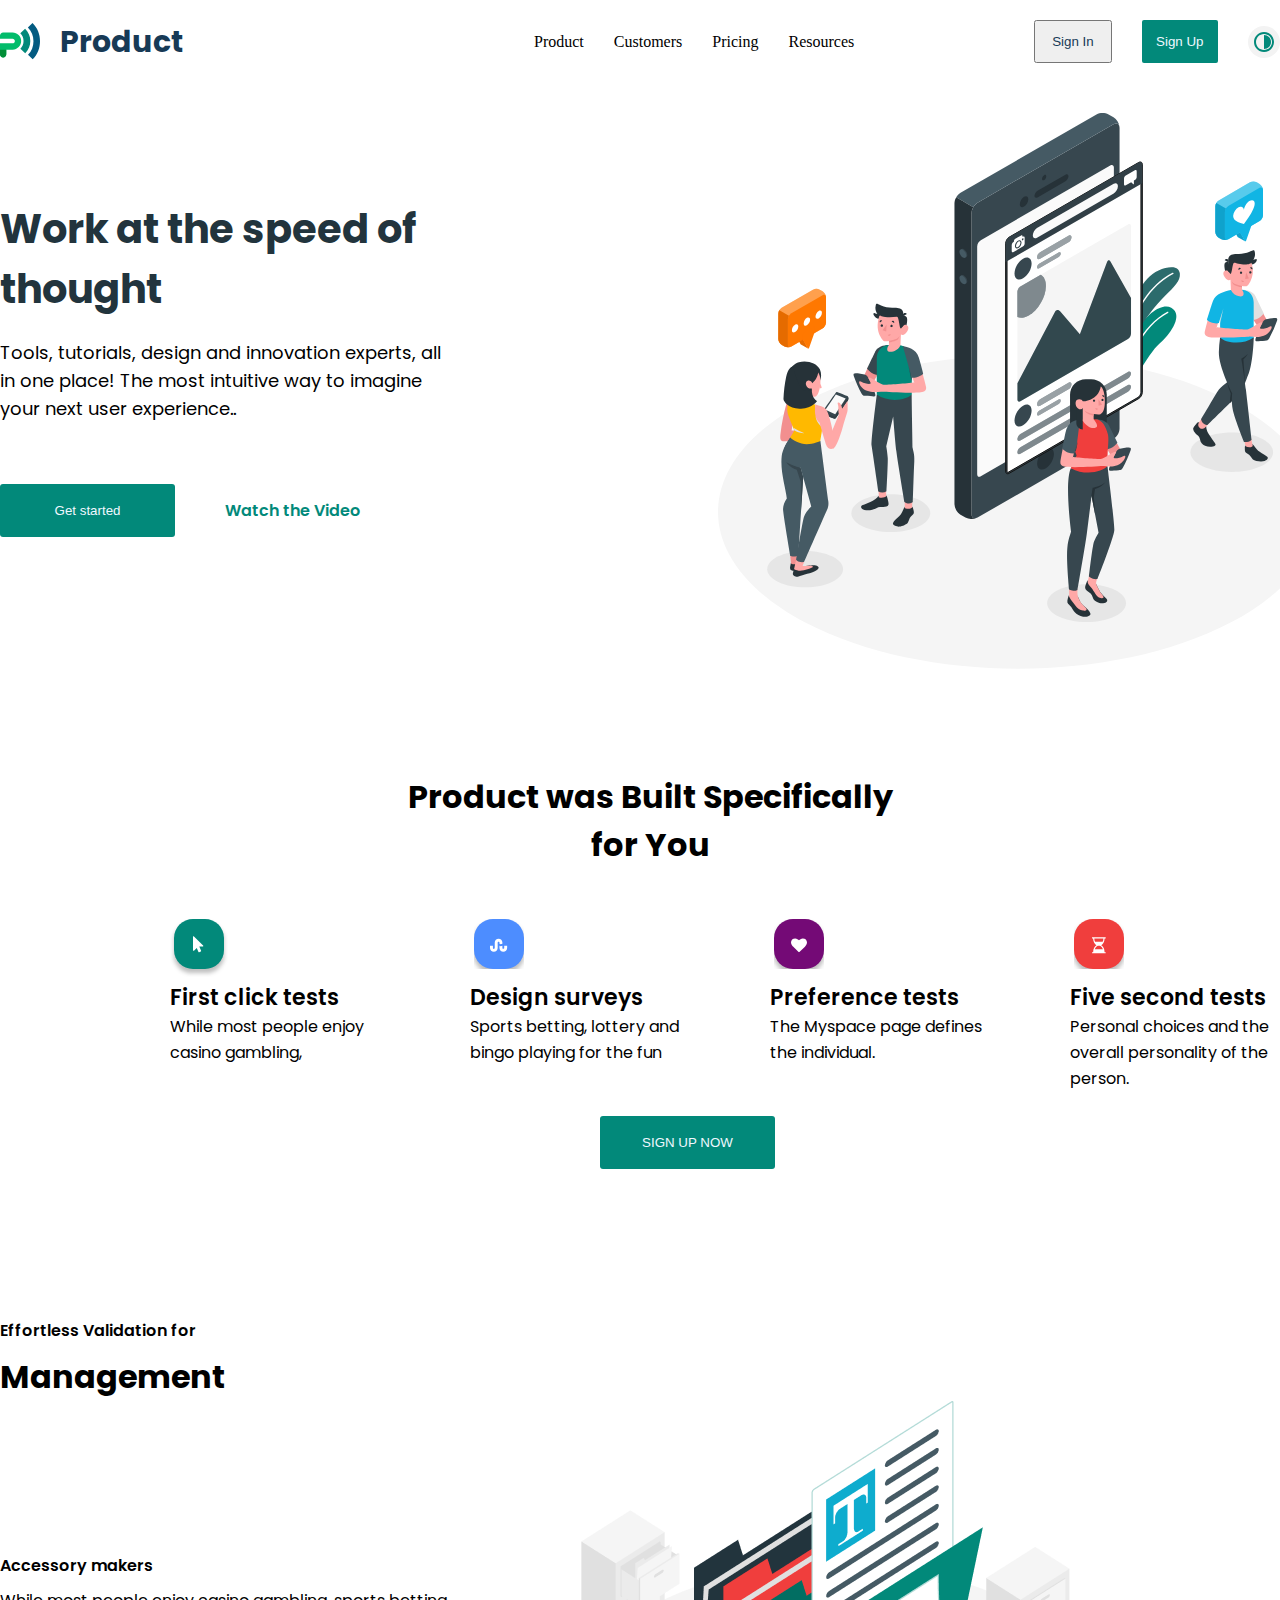
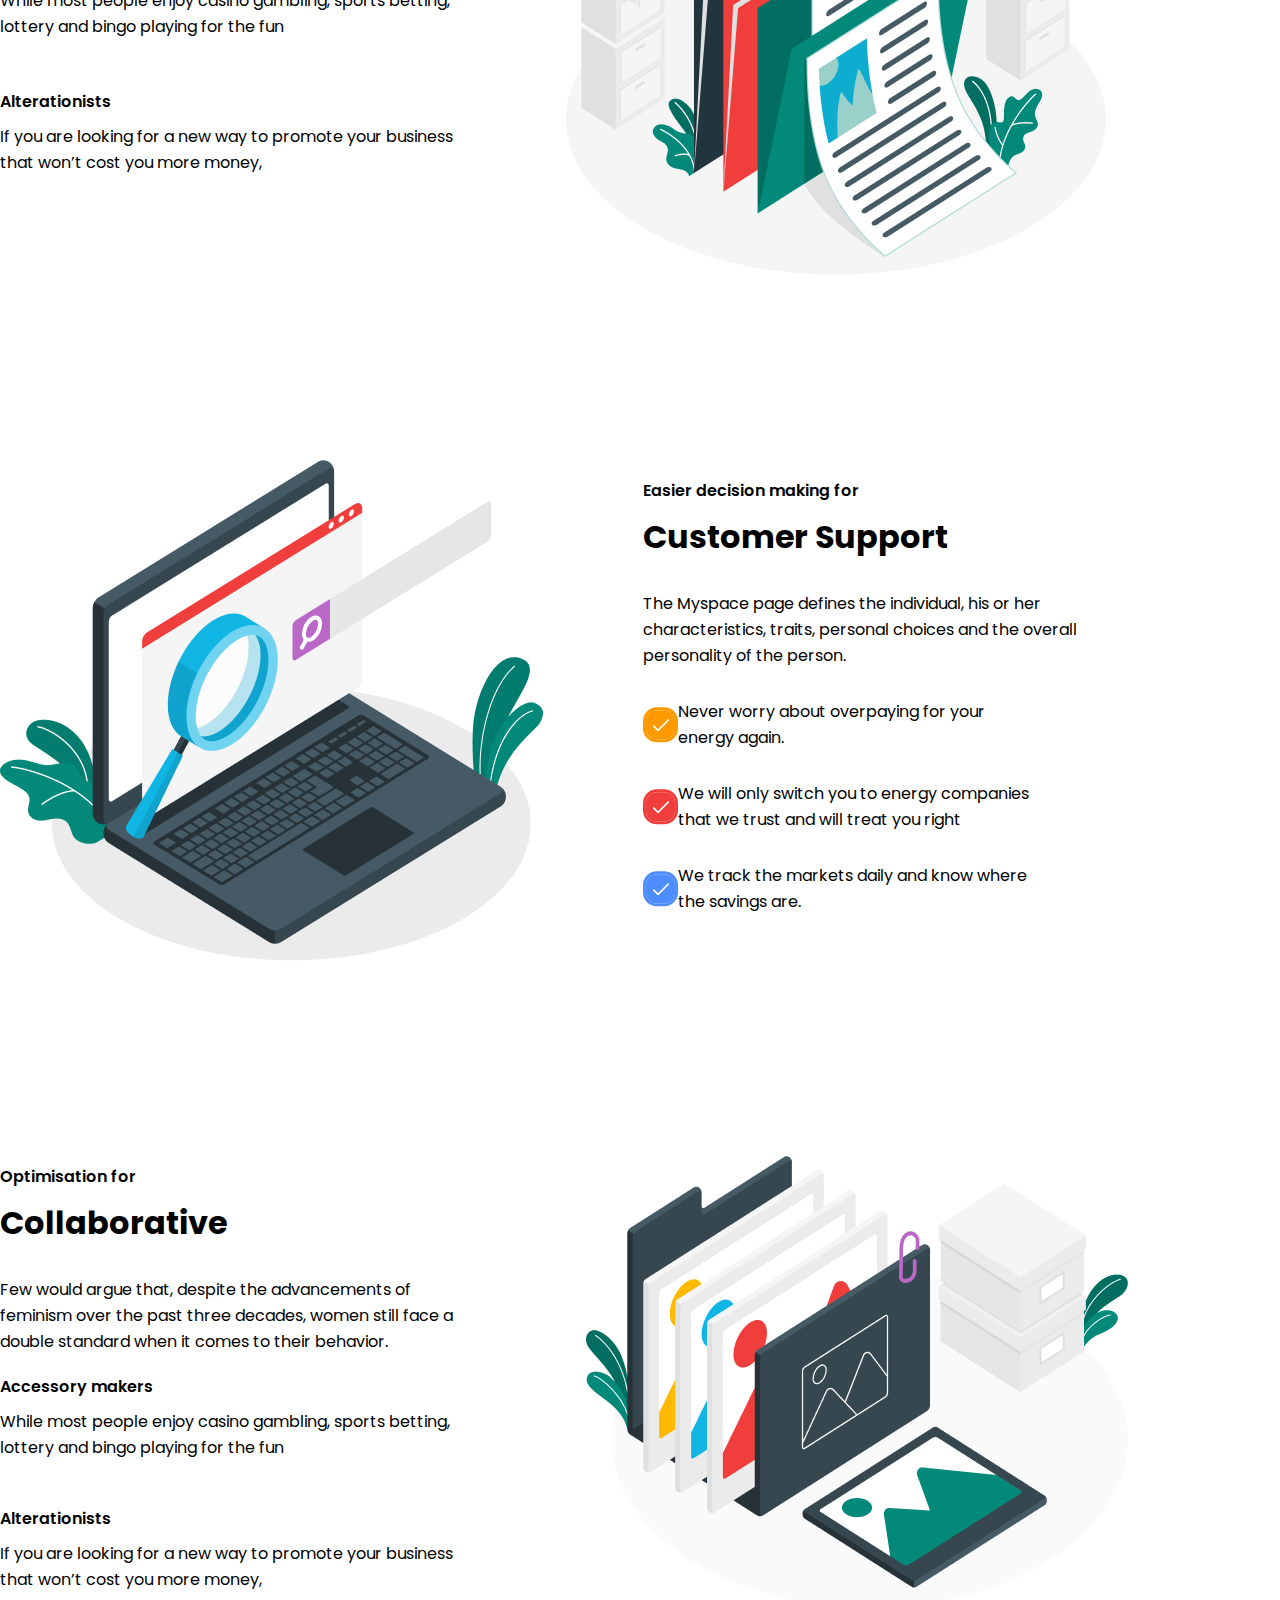
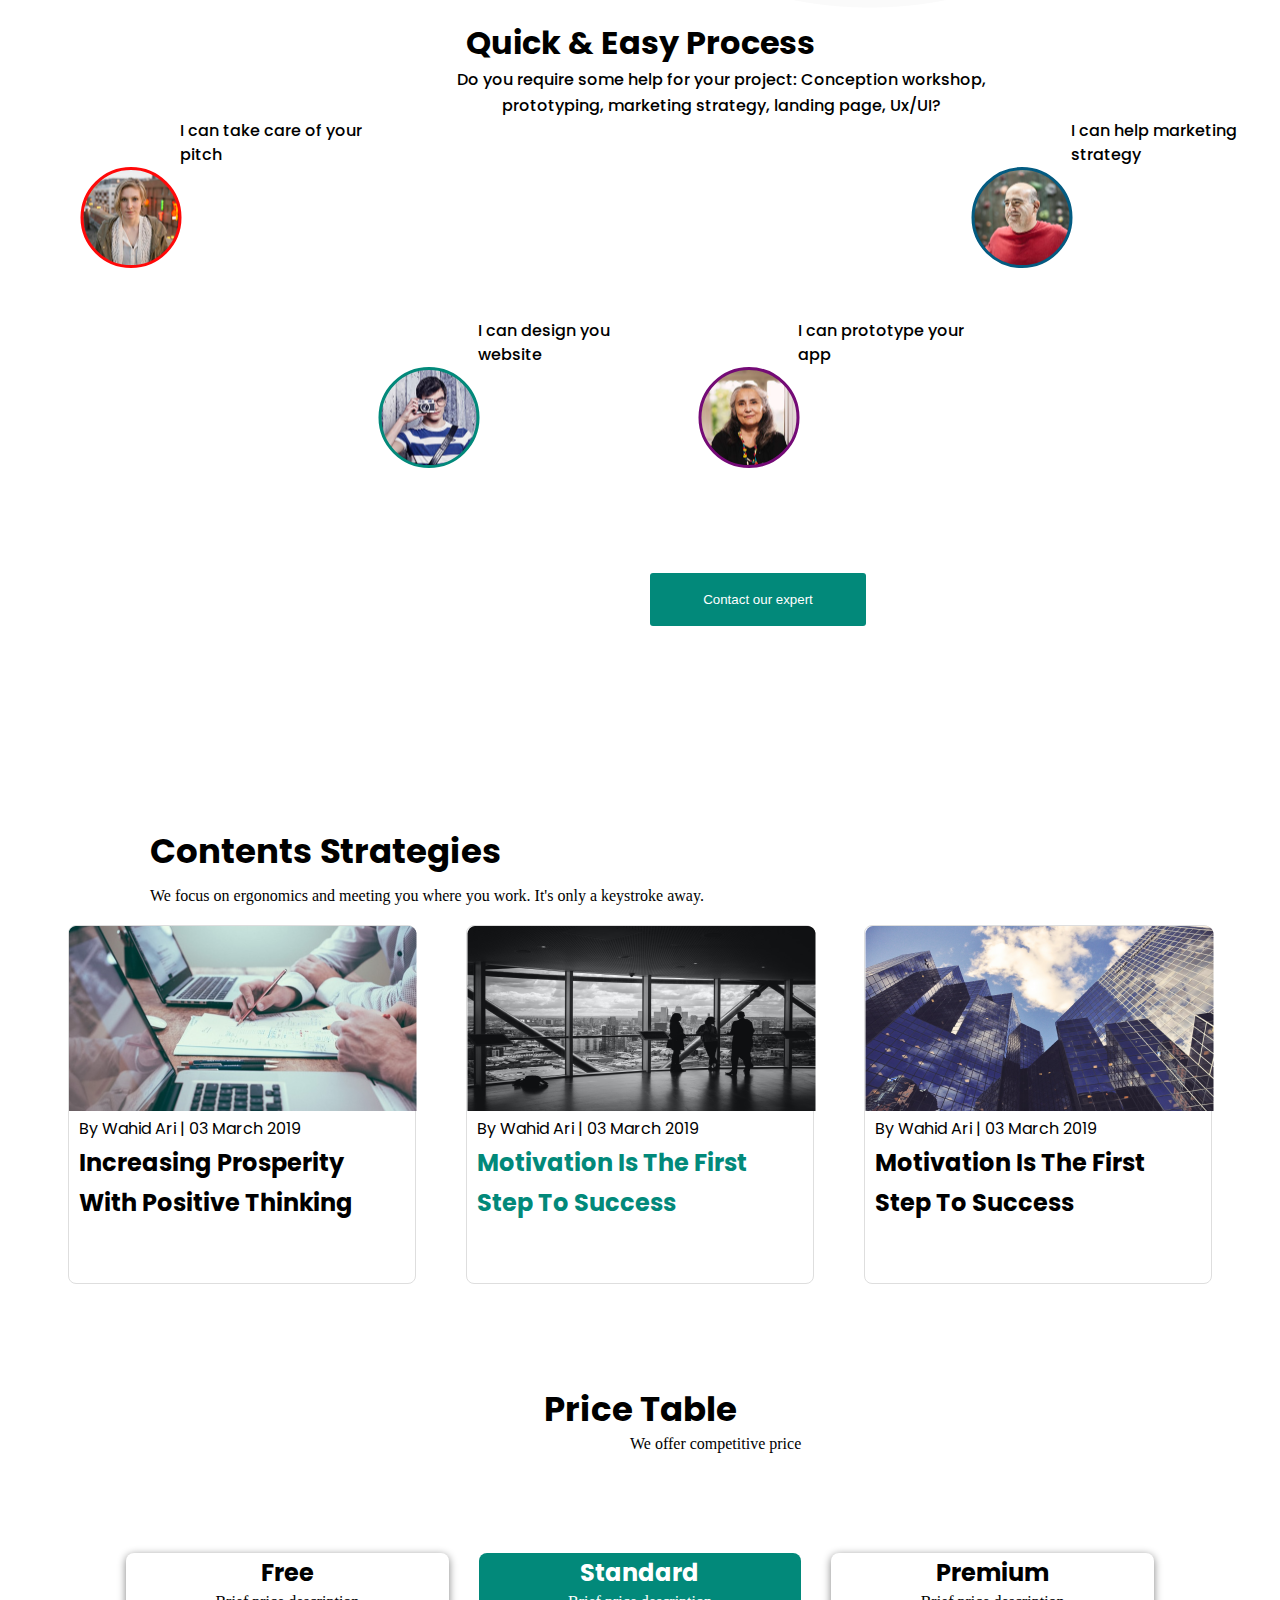
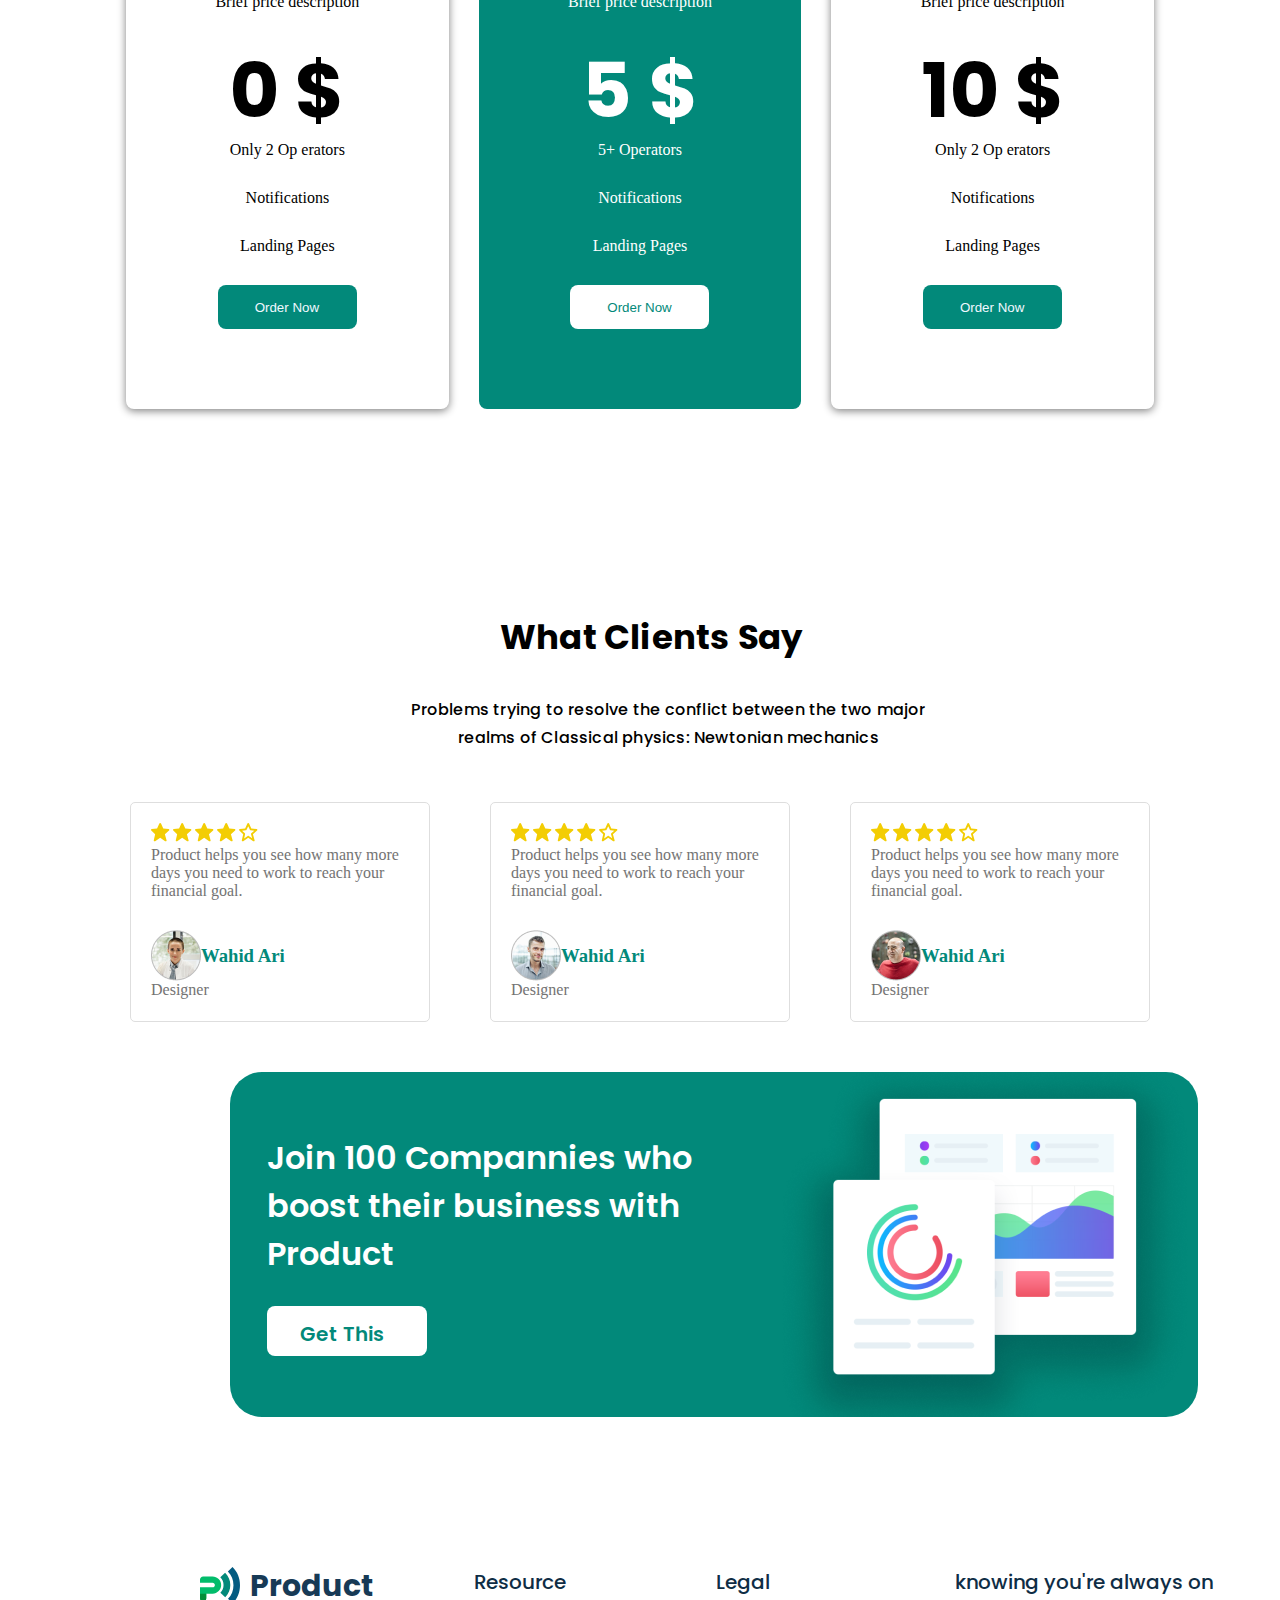
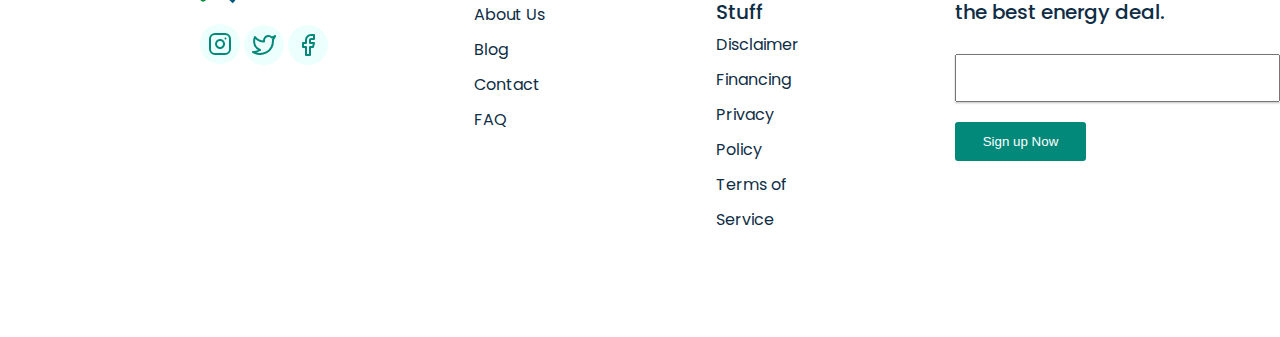
<file: index.html>
<!DOCTYPE html>
<html lang="en">
<head>
    <meta charset="UTF-8">
    <meta name="viewport" content="width=device-width, initial-scale=1.0">
    <title>imtihon</title>
    <link rel="stylesheet" href="./css/main.css">
</head>
<body>
<header>
    <nav>
        <div class="container">
            <div class="navigation-contetn">
                <img class="img" src="./img/svg/Group 190.svg" alt="">
               
                <h2>Product</h2>
                <div class="boxs">
                    <img src="./img/menu.svg" alt="">
                </div>
                <ul class="navigation">
                    <li>
                        <a href="index.html">Product</a>
                    </li>
                    <li>
                        <a href="Customers.html">Customers</a>
                    </li>
                    <li>
                        <a href="Pricing.html">Pricing</a>
                    </li>
                    <li>
                        <a href="Resources.html">Resources</a>
                    </li>

                </ul>
                <button class="btn">Sign In</button>
                <button class="btn1">Sign Up</button>
                <img class="box" src="./img/Frame 49.svg" alt="">
                
            </div>
        </div>
    </nav>
</header> 
<main>
    <section> 
    <div class="container">
        <div class="hero">
            <div class="hero-contetn">
<h2>Work  at the speed
    of thought</h2>
    <p>Tools, tutorials, design and innovation experts, all in one place! The most intuitive way to imagine your next user experience..</p>
    <div class="title">
        <button class="btn5">Get started</button>
        <h4>Watch the Video</h4>
    </div>

            </div>
            <div class="img6">
                <img class=" img1" src="./img/MyProduct (Community) (5)/social-media/amico.svg" alt="">
            </div>
        </div>
    </div>  
    </section>
    <section>
       <div class="container">
        <div class="title5">
            <div class="title1">
             <h2>Product  was Built Specifically 
                for You</h2>

            </div>
           
           <div class="title7">
            <div class="main">
                <img src="./img/svg/icon.svg" alt="">
                <h3>First click tests</h3>
                <p>While most people enjoy casino gambling,</p>
                            </div>
                            <div class="main1">
                <img src="./img/svg/icon (1).svg" alt="">
                <h3>Design surveys</h3>
                <p>Sports betting, lottery and bingo playing for the fun</p>
                            </div>
                            <div class="main2">
                <img src="./img/svg/icon (2).svg" alt="">
                <h3>Preference tests</h3>
                <p>The Myspace page defines the individual.</p>
                            </div>
                            <div class="main3">
                                <img src="./img/svg/icon (3).svg" alt="">
                <h3>Five second tests</h3>
                <p>Personal choices and the overall personality of the person. </p>
                            </div>
                          
           </div>
           <button class="btn7">SIGN UP NOW</button>
        </div>
       </div>
    </section>
<section>
    <div class="container">
        <div class="card">
 
            <div class="card45">
             <div class="card1">
                 <h4>Effortless Validation for</h4>
                 <h2>Management</h2>
                     </div>
                     <div class="card9">
                     <div class="card5">
                 <h4>Accessory makers</h4>
                 <p>While most people enjoy casino gambling, sports betting, lottery and bingo playing for the fun</p>
                 <h4>Alterationists</h4>
                 <p>If you are looking for a new way to promote your business that won’t cost you more money, </p>
                     </div>
            
         
                  <div class="img56">
                     <img class="img7" src="./img/documents/amico.png" alt="">
                  </div>
                 </div>
                 </div>
         </div>
    </div>
</section>
<section>
    <div class="container">
        <div class="boxs56">
   
            <div class="title78">
                <div class="title785">  
              
                    <div class="img015">
                        <img class="img9" src="./img/search-engines/amico.png" alt="">
                        </div>
        
          <div class="boxs4">
            <div class="card78">
                <h4>Easier decision making for</h4>
                <h2>Customer Support</h2>
                <p>The Myspace page defines the individual, his or her characteristics, traits, personal choices and the overall personality of the person. </p>
                    </div>
                   
                      
                    <div class="card21">
                       <div class="box78">
                        <img src="./img/svg/Group 13 (3).svg" alt="">
                        <p>Never worry about overpaying for your energy again. </p>
                       </div>
                      <div class="box78">
                        <img src="./img/svg/icon (4).svg" alt="">
                        <p>We will only switch you to energy companies that we trust and will treat you right</p>
                      </div>
                      <div class="box78">
                        <img src="./img/svg/Group 13 Copy.svg" alt="">
                        <p>We track the markets daily and know where the savings are.</p>
                      </div>
                    </div>
          </div>
        </div>
               </div>
        </div>
    </div>
</section>
<section>
    <div class="container">
        <div class="title123">
            <div class="box7895">
              <div class="card456">
               <div class="hero5">
                <h4>Optimisation for</h4>
                <h2>Collaborative</h2>
                <p>Few would argue that, despite the advancements of feminism over the past three decades, women still face a double standard when it comes to their behavior. </p>
                <h4>Accessory makers</h4>
                <p>While most people enjoy casino gambling, sports betting, lottery and bingo playing for the fun</p>
                <h4>Alterationists</h4>
                <p>If you are looking for a new way to promote your business that won’t cost you more money, </p>
               </div>
            <img class="img10" src="./img/MyProduct (Community) (9)/image-folder/amico.png" alt="">
              </div>
            </div>
            </div>
    </div>
</section>
<section>
    <div class="container">
        <div class="boxs123">
            <div class="boxs2">
                <div class="boxs8">
                    <h2>Quick & Easy Process</h2>
                    <p>Do you require some help for your project: Conception workshop,
                        prototyping, marketing strategy, landing page, Ux/UI?</p>
                </div>
              <div class="name9">
                <div class="name1">
                    <h4>I can take care of your pitch</h4>
                    <img  src="./img/svg/Avator.svg" alt="">
            
            
                </div>
               <div class="name0">
                <div class="name2">
                    <h4>I can design you website</h4>
            <img class="img15" src="./img/svg/Avator (1).svg" alt="">
            
                </div>
                <div class="name3">
                    <h4>I can prototype your app</h4>
                    <img src="./img/svg/Avator (3).svg" alt="">
            
            
                </div>
               </div>
                <div class="name4">
                    <h4>I can help marketing strategy</h4>
                    <img class="img15" src="./img/svg/Avator (2).svg" alt="">
                   
            
                </div>
              </div>
            </div>
            <button class="btn12">Contact our expert</button>
            </div>
    </div>
</section>
<section>
    <div class="container">
        <div class="Contents">
            <div class="box15">
        <h2>Contents Strategies</h2>
        <p>We focus on ergonomics and meeting you where you work. It's only a keystroke away. </p>
            </div>
            <div class="text">
                
                <div class="name5">
                    <img src="./img/image.png" alt="">
                    <p>By Wahid Ari |  03 March 2019</p>
                    <h3>Increasing Prosperity With Positive Thinking</h3>
                    
                        </div>
                        <div class="name6">
                    <img src="./img/image (1).png" alt="">
                    <p>By Wahid Ari |  03 March 2019</p>
                    <h3>Motivation Is The First Step To Success</h3>
                        </div>
                        <div class="name7">
                           <img src="./img/image (2).png" alt="">
                            <p>By Wahid Ari |  03 March 2019</p>
                            <h3>Motivation Is The First Step To Success</h3>
                                </div>
            </div>
        </div>
    </div>
</section>
<section>
    <div class="container">
        <div class="Price">
            <div class="Price1">
            <h2>Price Table</h2>
            <p>We offer competitive price</p>
            </div>
            <div class="gat">
                <div class="Free">
                    <h3>Free</h3>
                    <p>Brief price description</p>
                <h4> 0 $</h4>
                <p>Only 2 Op erators</p>
                <p>Notifications</p>
                <p>Landing Pages</p>
                <button class="btn2">Order Now</button>
                </div>
                <div class="Standard">
                <h3>Standard</h3>
                <p>Brief price description</p>
                <h4>5 $</h4>
                <p>5+ Operators</p>
                <p>Notifications</p>
                <p>Landing Pages</p>
                <button class="btn3">Order Now</button>
                </div>
                <div class="Premium">
                    <h3>Premium</h3>
                    <p>Brief price description</p>
                <h4> 10 $</h4>
                <p>Only 2 Op erators</p>
                <p>Notifications</p>
                <p>Landing Pages</p>
                <button class="btn2">Order Now</button>
                </div>
            </div>
            </div>
    </div>
</section>
<section>
    <div class="container">
        <div class="contact">
            <div class="contact1">
            <h2>What Clients Say</h2>
            <p>Problems trying to resolve the conflict between 
                the two major realms of Classical physics: Newtonian mechanics </p>
            </div>
            <div class="contact5">
                <div class="contact2">
                    <img src="./img/svg/Group 204.svg" alt="">
                    <p>Product helps you see how many 
                        more days you need to work to 
                        reach your financial goal.</p>
                        
                       <div class="box0">
                        <img class="img0" src="./img/Ellipse 2.png" alt="">
                        <h3>Wahid Ari</h3>
                       </div>
                       <p>Designer</p>
                    </div>
                    <div class="contact3">
                        <img src="./img/svg/Group 204.svg" alt="">
                        <p>Product helps you see how many 
                            more days you need to work to 
                            reach your financial goal.</p>
                          <div class="box0">
                            <img  class="img0" src="./img/Ellipse 2 (1).png" alt="">
                            <h3>Wahid Ari</h3>
                           
                          
                          </div>
                          <p>Designer</p>
                        </div>
                        <div class="contact4">
                            <img src="./img/svg/Group 204.svg" alt="">
                            <p>Product helps you see how many 
                                more days you need to work to 
                                reach your financial goal.</p>
                               <div class="box0">
                                <img  class="img0"  src="./img/Ellipse 2 (2).png" alt="">
                                <h3>Wahid Ari</h3>
                               
                        
                               </div>
                               <p>Designer</p>
            </div>
                    </div>
            </div>
    </div>
</section>
<section>
    <div class="container">
        <div class="contatn">
  
  
            <div class="contatn1">
                <div class="contatn8">
                    <h2>Join 100 Compannies who boost their business with Product</h2>
                    <button class="btn15">Get This</button>
                </div>
                <img src="./img/Frame 18 (1).png" alt="">
            </div>
            
            
            
            </div>
                
    </div>
</section>
   
</main>  
<footer>
    <div class="container">

    
    <div class="footer">
     
       <div class="footer4">
        <div class="footer6">
            <img class="img" src="./img/svg/Group 190.svg" alt="">
            <h2>Product</h2>
    </div>
               
       
        <img src="./img/svg/Group 1340.svg" alt="">
        <img src="./img/svg/Group 1341.svg" alt="">
        <img src="./img/svg/Group 1342.svg" alt="">
       </div>
        <div class="footer9">
        <div class="footer1">
            
            <ul class="footer2">
                <h3>Resource</h3>
<li>
    <a href="">About Us</a>
</li>
<li>
    <a href="">Blog</a>
</li>
<li>
    <a href="">Contact</a>
</li>
<li>
    <a href="">FAQ</a>
</li>
            </ul>
           
            <ul  class="footer7">
                <h3>Legal Stuff</h3>
                <li>
                    <a href="">Disclaimer</a>
                </li>
                <li>
                    <a href="">Financing</a>
                </li>
                <li>
                    <a href="">Privacy Policy</a>
                </li>
                <li>
                    <a href="">Terms of Service</a>
                </li>
              
            </ul>
           <div class="contact8">
            <h3>knowing you're always on the best energy deal. </h3>
            <form action="">
           
                <div class="form">
                    <input class="input" id="" placeholder="" type="text">
                </div>
         
           
            </form>
            <button class="btn9">Sign up Now</button>
           </div>
        
       </div>
        </div>
    </div>
</div>
</footer> 
</body>
</html>
</file>
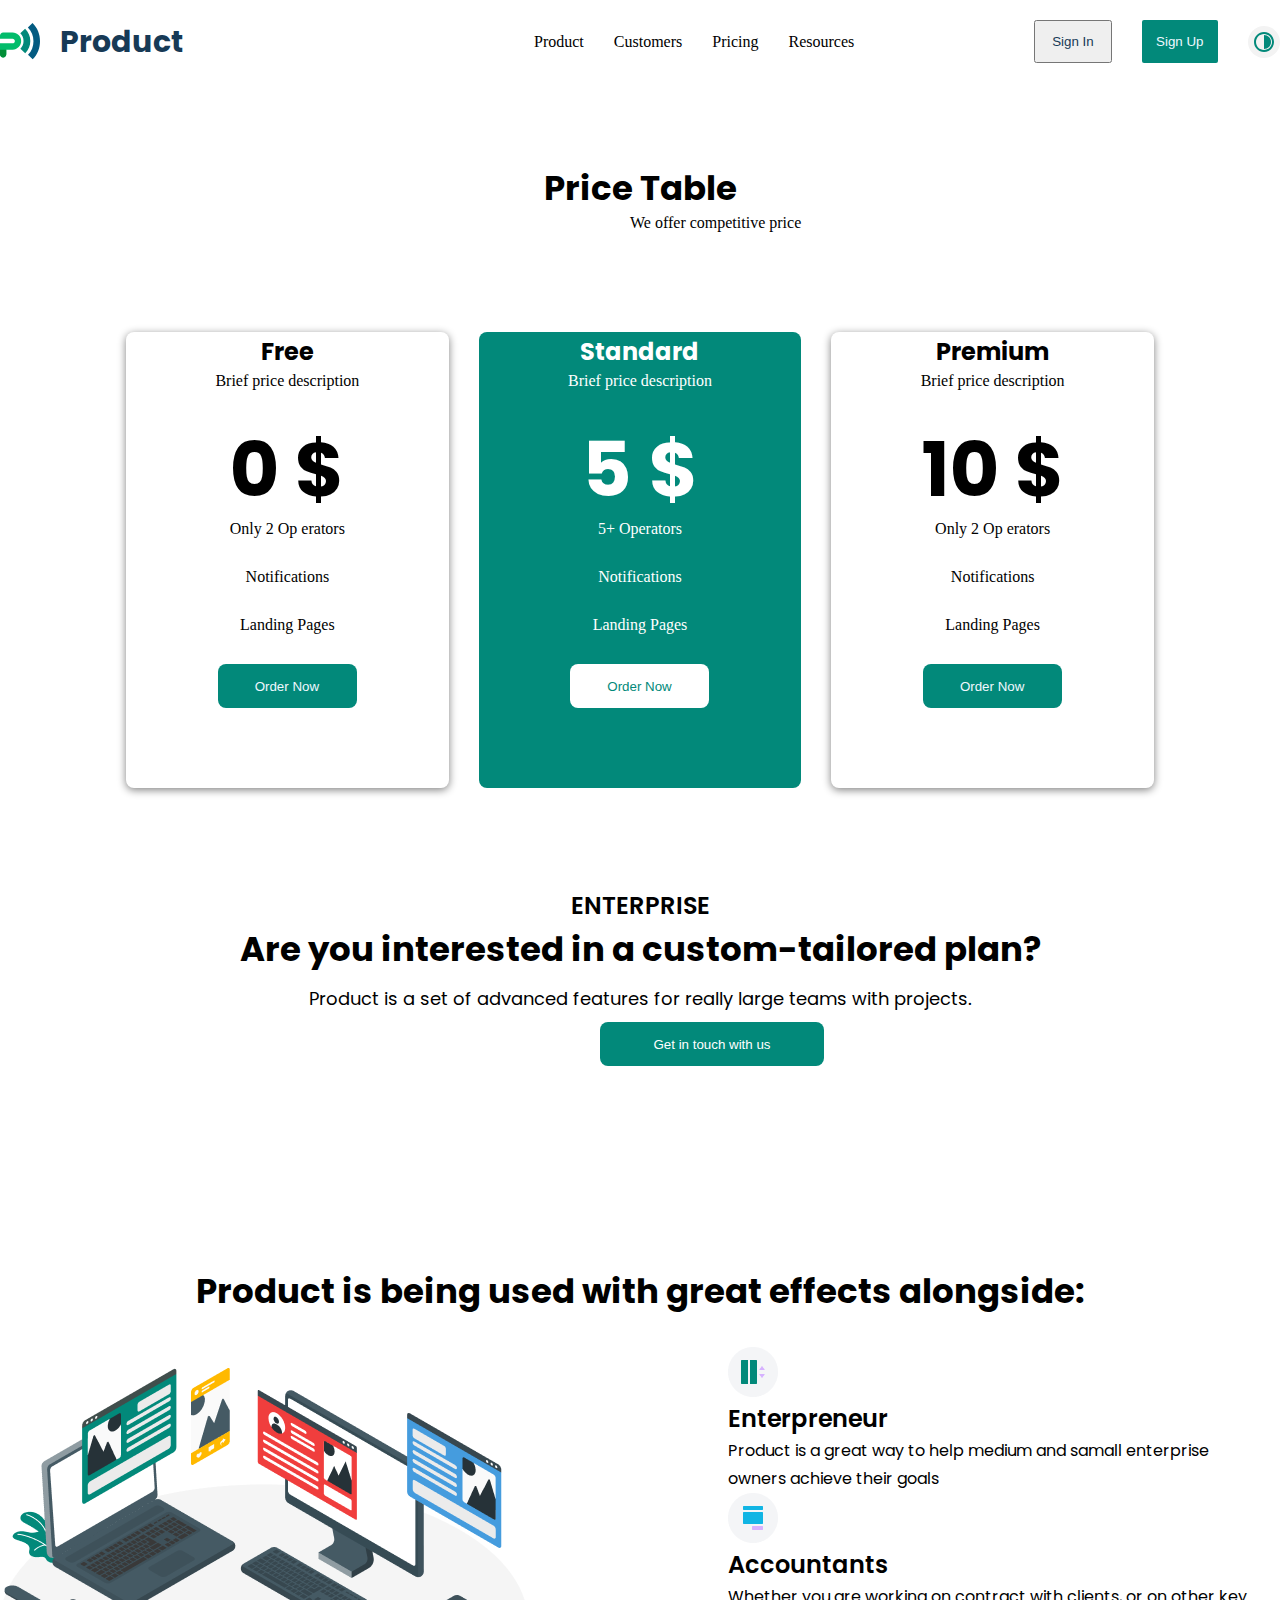
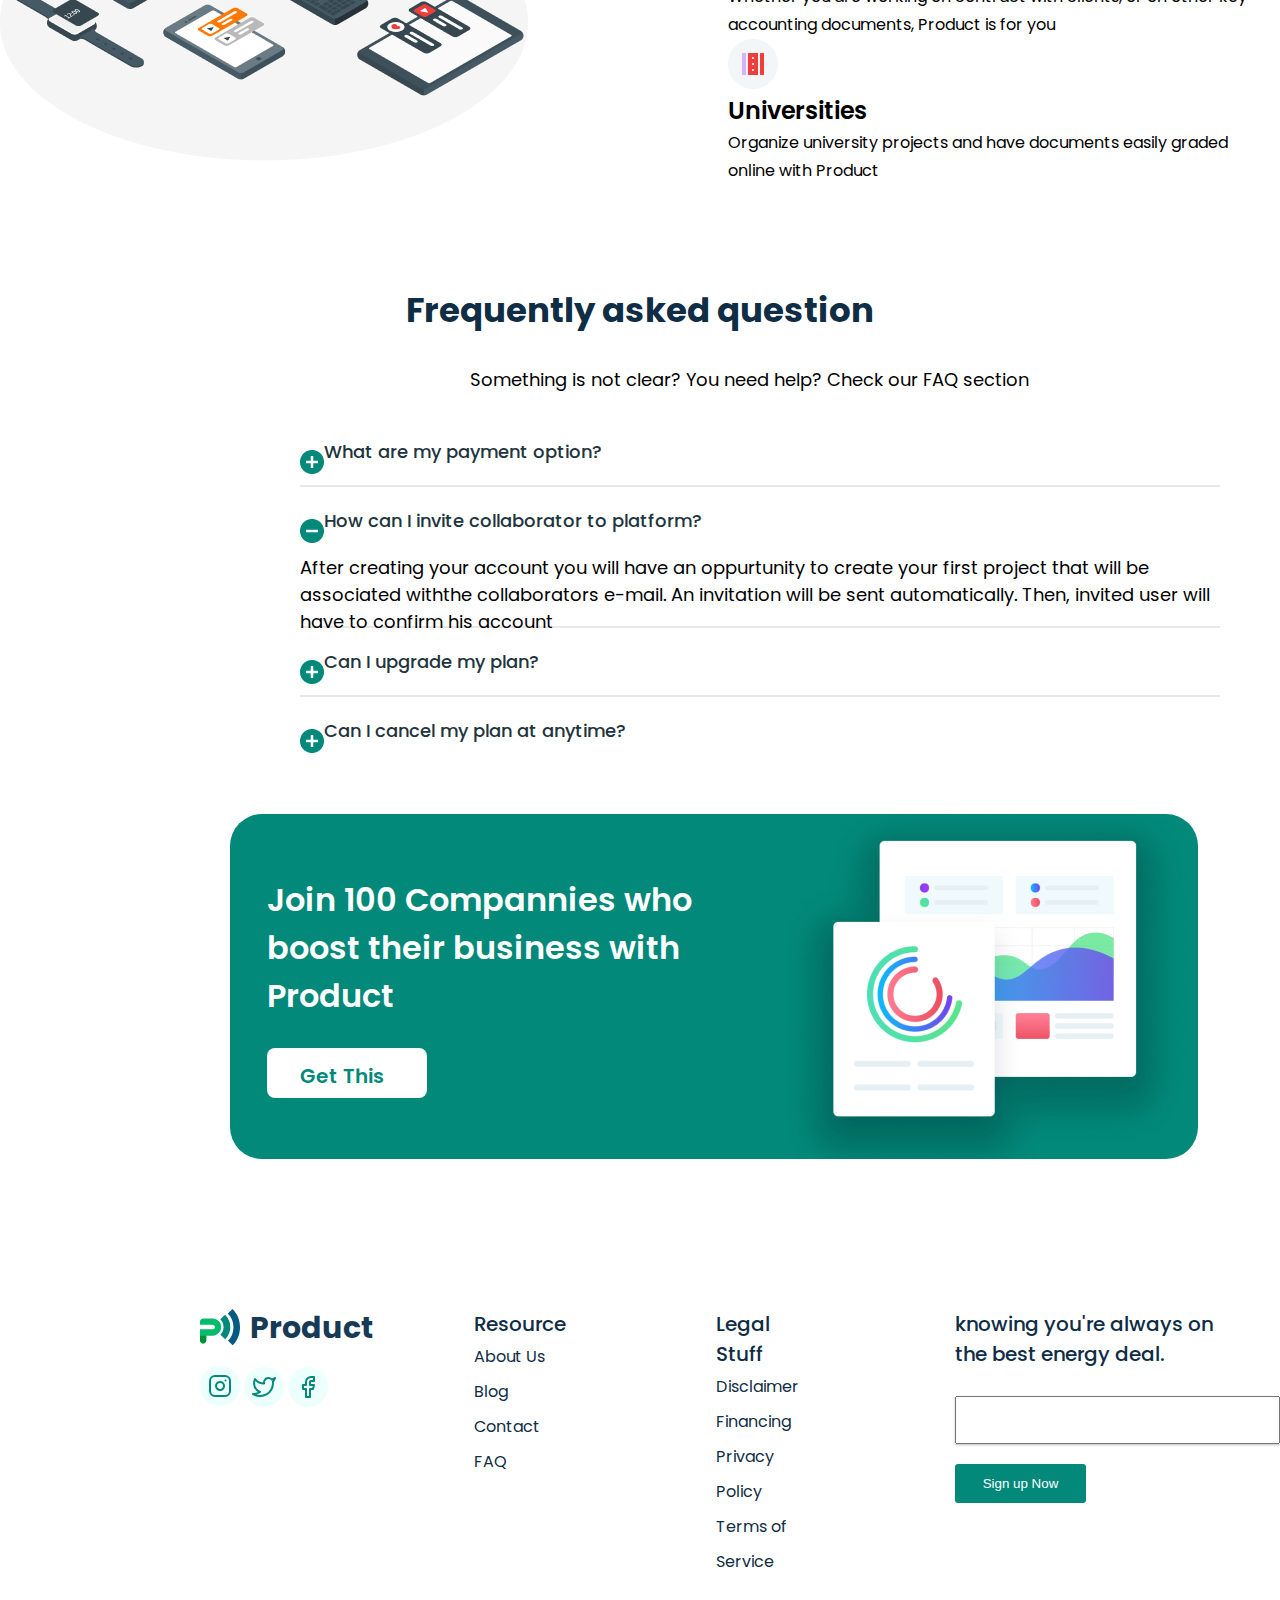
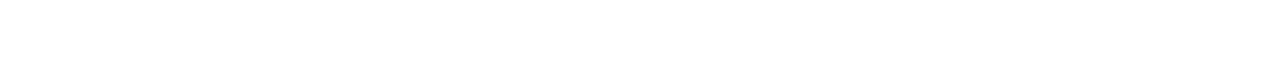
<file: Customers.html>
<!DOCTYPE html>
<html lang="en">
<head>
    <meta charset="UTF-8">
    <meta name="viewport" content="width=device-width, initial-scale=1.0">
    <title>imtihon</title>
    <link rel="stylesheet" href="./css/main.css">
</head>
<body>
    <header>
        <nav>
            <div class="container">
                <div class="navigation-contetn">
                    <img class="img" src="./img/svg/Group 190.svg" alt="">
                   
                    <h2>Product</h2>
                    <div class="boxs">
                        <img src="./img/menu.svg" alt="">
                    </div>
                    <ul class="navigation">
                        <li>
                            <a href="index.html">Product</a>
                        </li>
                        <li>
                            <a href="Customers.html">Customers</a>
                        </li>
                        <li>
                            <a href="Pricing.html">Pricing</a>
                        </li>
                        <li>
                            <a href="Resources.html">Resources</a>
                        </li>
    
                    </ul>
                    <button class="btn">Sign In</button>
                    <button class="btn1">Sign Up</button>
                    <img class="box" src="./img/Frame 49.svg" alt="">
                    
                </div>
            </div>
        </nav>
    </header>    
    <main>
        <section>
         <div class="container">
            <div class="Price">
                <div class="Price1">
                <h2>Price Table</h2>
                <p>We offer competitive price</p>
                </div>
                <div class="gat">
                    <div class="Free">
                        <h3>Free</h3>
                        <p>Brief price description</p>
                    <h4> 0 $</h4>
                    <p>Only 2 Op erators</p>
                    <p>Notifications</p>
                    <p>Landing Pages</p>
                    <button class="btn2">Order Now</button>
                    </div>
                    <div class="Standard">
                    <h3>Standard</h3>
                    <p>Brief price description</p>
                    <h4>5 $</h4>
                    <p>5+ Operators</p>
                    <p>Notifications</p>
                    <p>Landing Pages</p>
                    <button class="btn3">Order Now</button>
                    </div>
                    <div class="Premium">
                        <h3>Premium</h3>
                        <p>Brief price description</p>
                    <h4> 10 $</h4>
                    <p>Only 2 Op erators</p>
                    <p>Notifications</p>
                    <p>Landing Pages</p>
                    <button class="btn2">Order Now</button>
                    </div>
                </div>
                </div>
            </div>
        </section>
                
              <section>
                <div class="container">
                    <div class="section">
               
                        <h3>ENTERPRISE</h3>
                        <h2>Are you interested  in a custom-tailored plan?</h2>
                        <p>Product is a set of advanced features for really large teams with projects.</p>
                        <button class="btn20">Get in touch with us</button>
                                       </div>
                </div>
              </section>

               <section>
                <div class="container">
                    <div class="section1">
               
                        <h2> Product is being used with great effects alongside:</h2>
                        
        <div class="section5">
           <div class="img30">
            <img src="./img/MyProduct (Community) (10)/devices/amico.png" alt="">
           </div>
            <div class="section2">
                <img src="./img/Feature Icon with circle.png" alt="">
                <h3>Enterpreneur</h3>
                <p>Product is a great way to help medium and samall enterprise owners achieve their goals</p>
                <img src="./img/Feature Icon with circle (1).png" alt="">
                <h3>Accountants</h3>
                <p>Whether you are working on contract with clients, or on other key accounting documents, Product is for you</p>
                <img src="./img/Feature Icon with circle (2).png" alt="">
                <h3>Universities</h3>
                <p>Organize university projects and have documents easily graded online with Product</p>
            </div>
        </div>
                       </div>
                </div>
               </section>
  
        <section>
            <div class="container">
                <div class="section6">
                    <div class="section0">
                        <h2>Frequently asked question</h2>
                        <p>Something is not clear? You need help? Check our FAQ section</p>
                    </div>
                    <div class="section7">
                    <div class="section8">
                        <img src="./img/MyProduct (Community) (11)/edit/plus_circle.png" alt="">
                        <h3>What are my payment option?</h3>
                    </div>
                    <hr>
                    <div class="section8">
                        <img src="./img/MyProduct (Community) (12)/edit/minus_circle.png" alt="">
                        <h3>How can I invite collaborator to platform?</h3>
                    </div>
                    
                    <p>After creating your account you will have an oppurtunity to create your first project that will be associated withthe collaborators e-mail. An invitation  will be sent automatically. Then, invited user will have to confirm his account</p>
                    
                    <hr>
                    <div class="section8">
                        
                        <img src="./img/MyProduct (Community) (11)/edit/plus_circle.png" alt="">
                        <h3>Can I upgrade my plan?</h3>
                    </div>
                    <hr>
                    <div class="section8">
                        <img src="./img/MyProduct (Community) (11)/edit/plus_circle.png" alt="">
                    
                        <h3>Can I cancel my plan at anytime?</h3>
                    </div>
                    </div>
                             </div>
            </div>
        </section>
        <section>
            <div class="container">
                <div class="contatn">
  
  
                    <div class="contatn1">
                        <div class="contatn8">
                            <h2>Join 100 Compannies who boost their business with Product</h2>
                            <button class="btn15">Get This</button>
                        </div>
                        <img src="./img/Frame 18 (1).png" alt="">
                    </div>
                    
                    
                    
                    </div>
            </div>
        </section>
        </div>
        
    </main> 
    <footer>
        <div class="container">
    
        
        <div class="footer">
         
           <div class="footer4">
            <div class="footer6">
                <img class="img" src="./img/svg/Group 190.svg" alt="">
                <h2>Product</h2>
        </div>
                   
           
            <img src="./img/svg/Group 1340.svg" alt="">
            <img src="./img/svg/Group 1341.svg" alt="">
            <img src="./img/svg/Group 1342.svg" alt="">
           </div>
            <div class="footer9">
            <div class="footer1">
                
                <ul class="footer2">
                    <h3>Resource</h3>
    <li>
        <a href="">About Us</a>
    </li>
    <li>
        <a href="">Blog</a>
    </li>
    <li>
        <a href="">Contact</a>
    </li>
    <li>
        <a href="">FAQ</a>
    </li>
                </ul>
               
                <ul  class="footer7">
                    <h3>Legal Stuff</h3>
                    <li>
                        <a href="">Disclaimer</a>
                    </li>
                    <li>
                        <a href="">Financing</a>
                    </li>
                    <li>
                        <a href="">Privacy Policy</a>
                    </li>
                    <li>
                        <a href="">Terms of Service</a>
                    </li>
                  
                </ul>
               <div class="contact8">
                <h3>knowing you're always on the best energy deal. </h3>
                <form action="">
               
                    <div class="form">
                        <input class="input" id="" placeholder="" type="text">
                    </div>
             
               
                </form>
                <button class="btn9">Sign up Now</button>
               </div>
            
           </div>
            </div>
        </div>
    </div>
    </footer> 
</body>
</html>
</file>
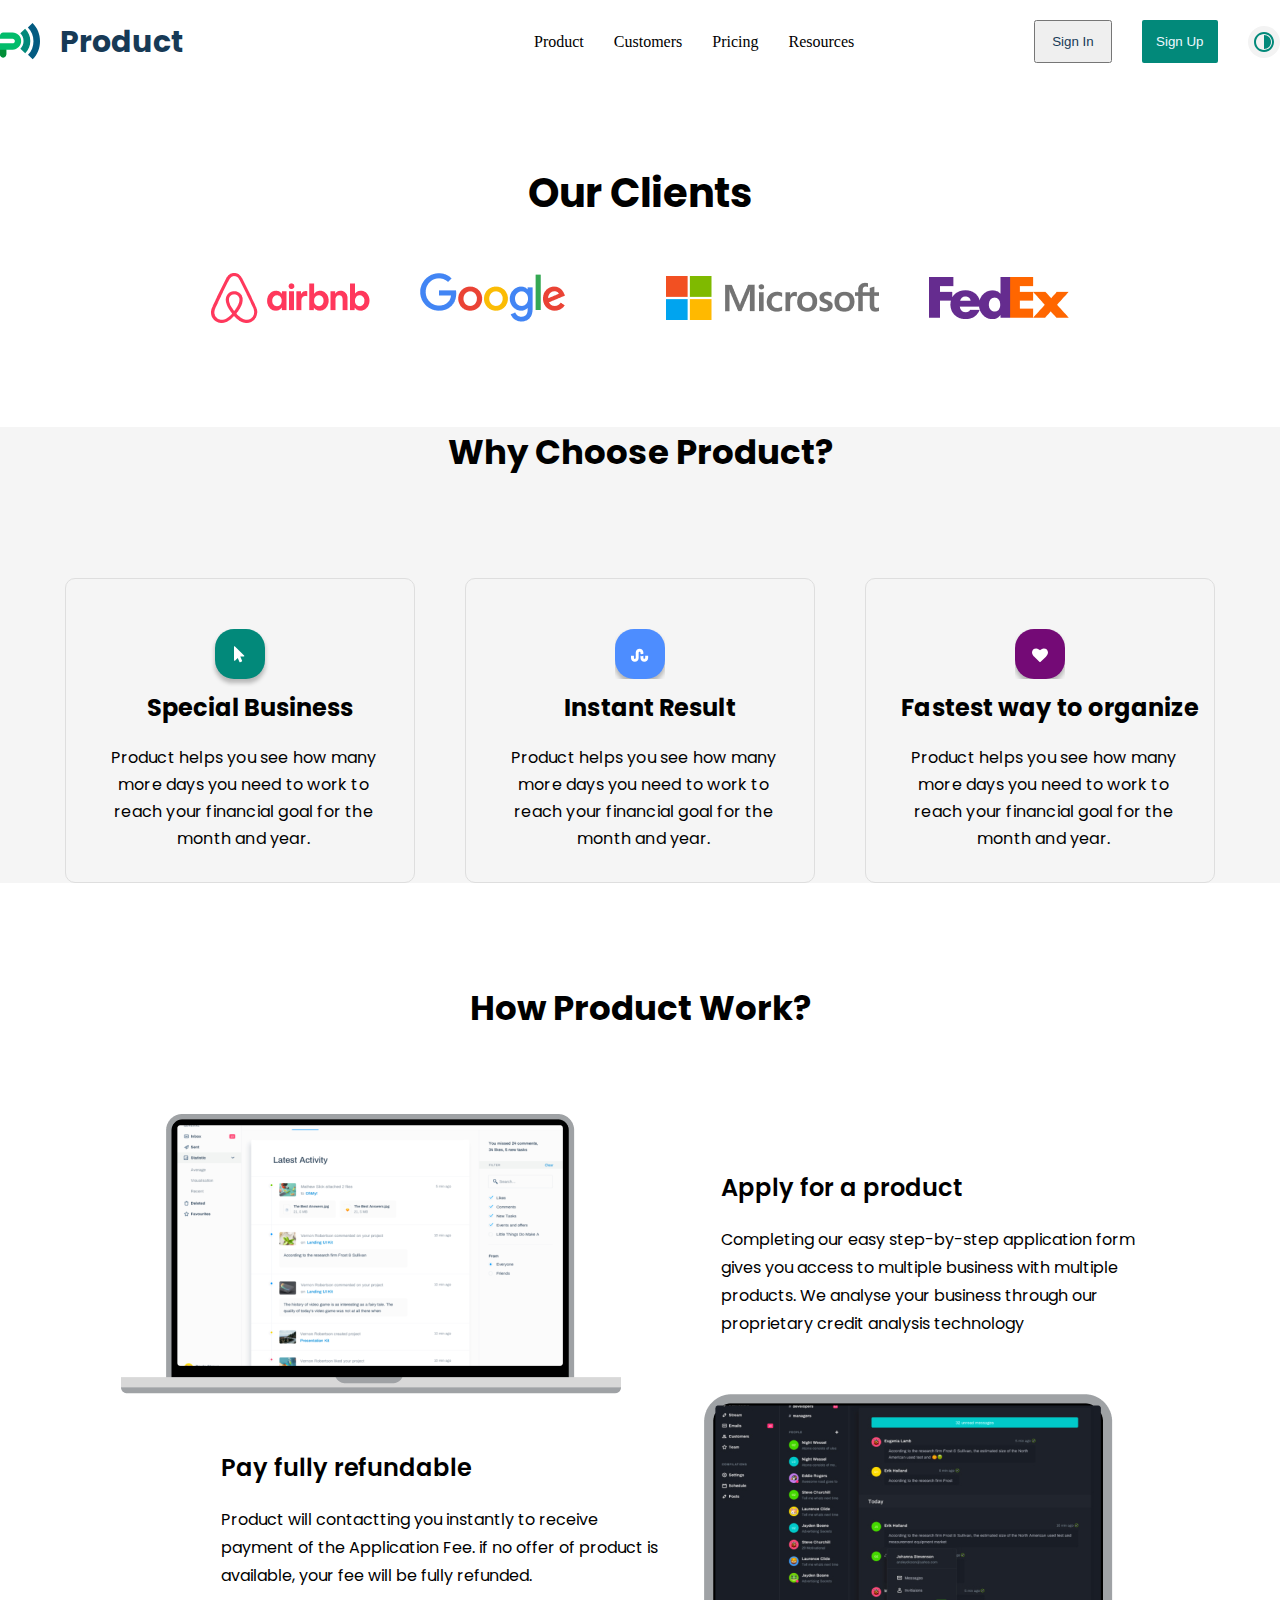
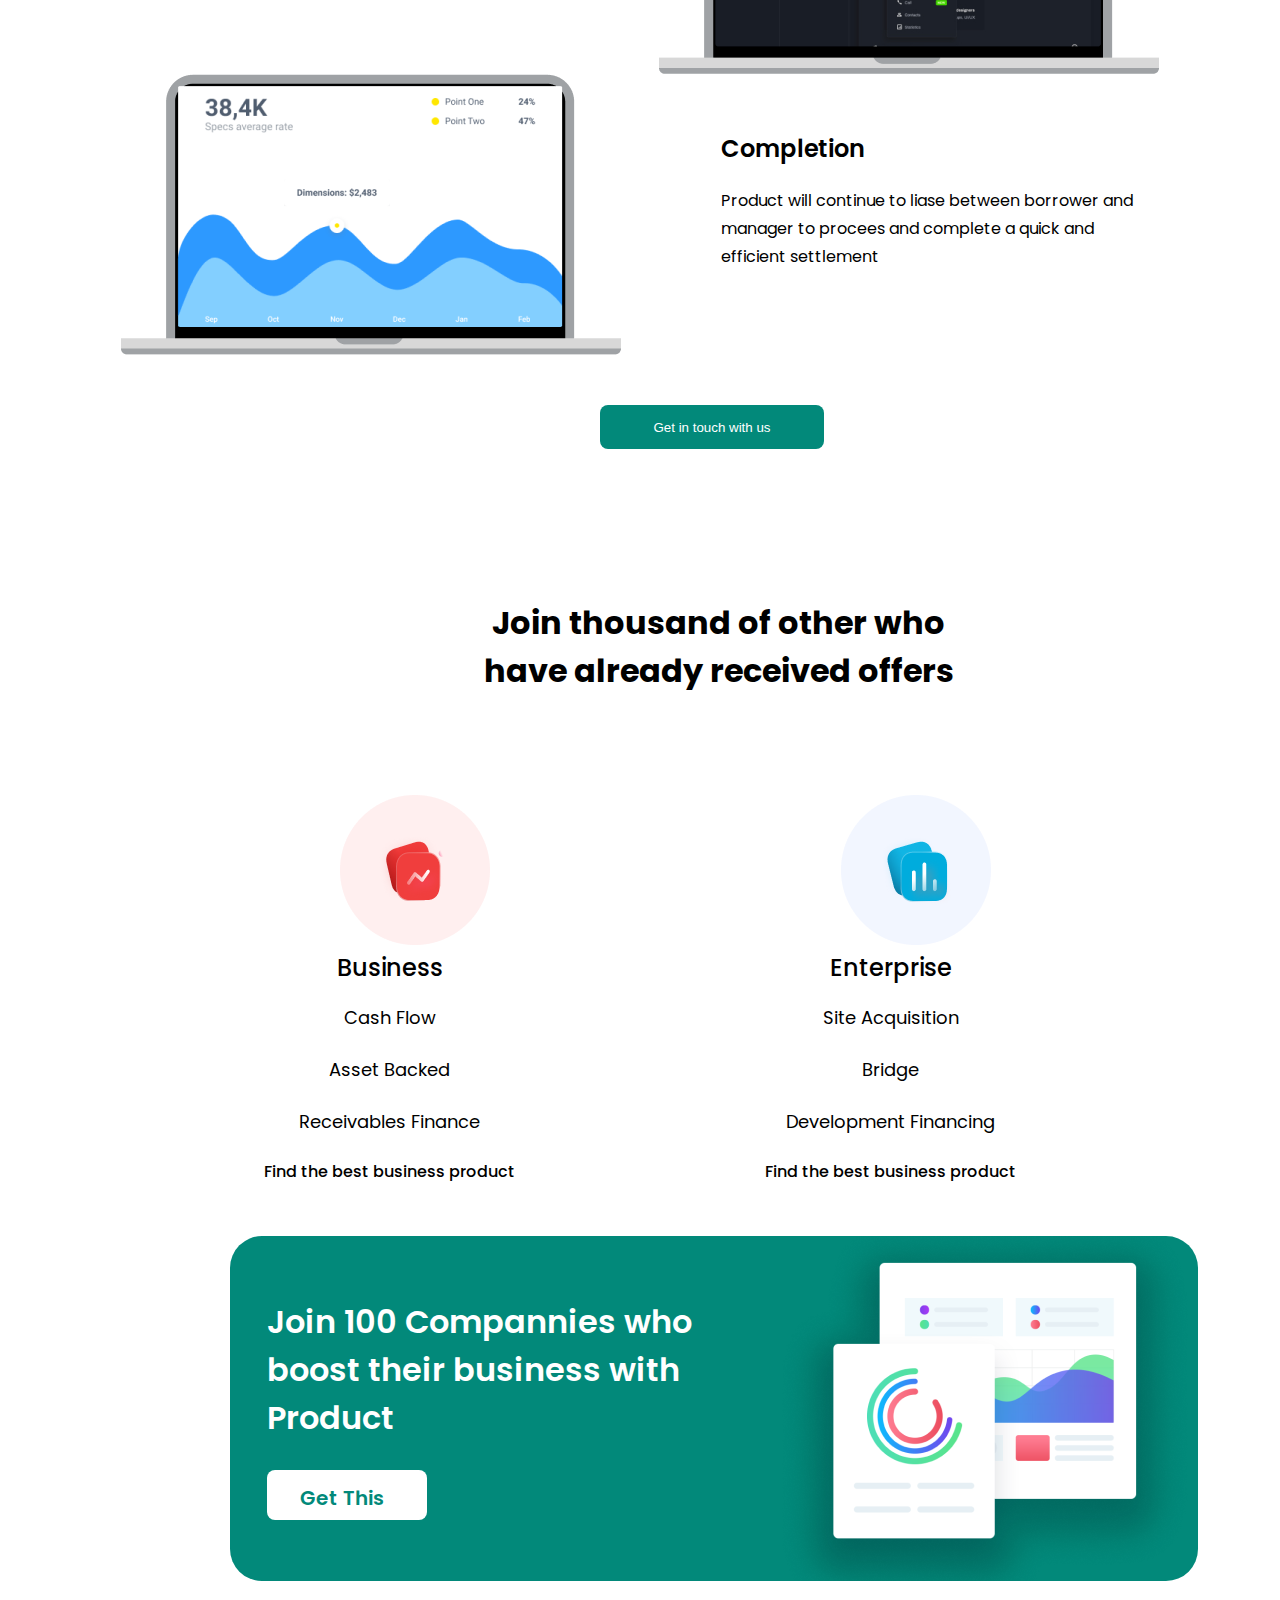
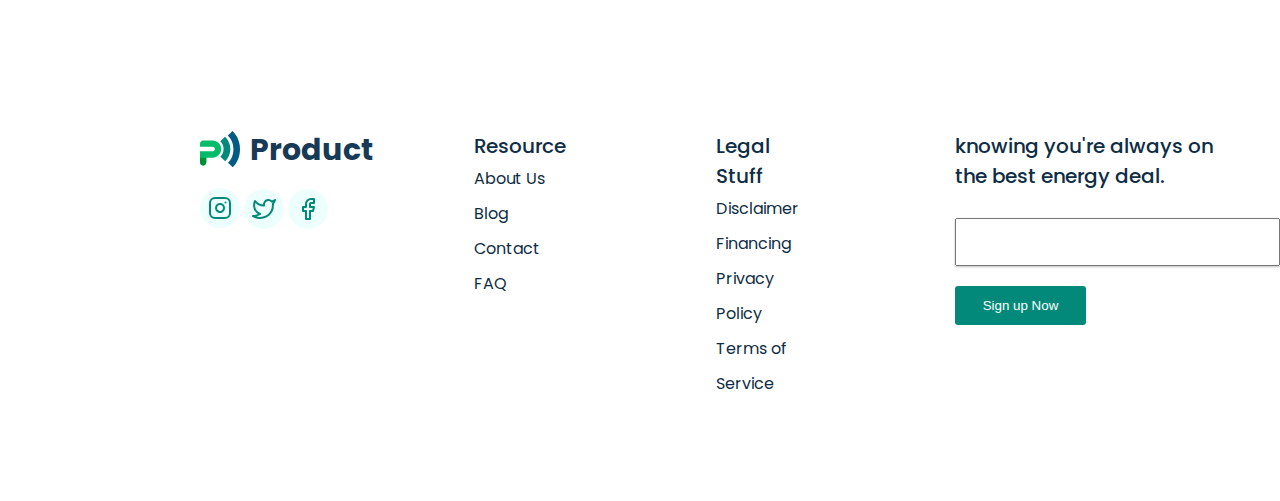
<file: Pricing.html>
<!DOCTYPE html>
<html lang="en">
<head>
    <meta charset="UTF-8">
    <meta name="viewport" content="width=device-width, initial-scale=1.0">
    <title>imtihon</title>
    <link rel="stylesheet" href="./css/main.css">
</head>
<body>
    <header>
        <nav>
            <div class="container">
                <div class="navigation-contetn">
                    <img class="img" src="./img/svg/Group 190.svg" alt="">
                   
                    <h2>Product</h2>
                    <div class="boxs">
                        <img src="./img/menu.svg" alt="">
                    </div>
                    <ul class="navigation">
                        <li>
                            <a href="index.html">Product</a>
                        </li>
                        <li>
                            <a href="Customers.html">Customers</a>
                        </li>
                        <li>
                            <a href="Pricing.html">Pricing</a>
                        </li>
                        <li>
                            <a href="Resources.html">Resources</a>
                        </li>
    
                    </ul>
                    <button class="btn">Sign In</button>
                    <button class="btn1">Sign Up</button>
                    <img class="box" src="./img/Frame 49.svg" alt="">
                    
                </div>
            </div>
        </nav>
    </header>   
    <main>
        <section>
            <div class="container">
                <div class="hero10">
                    <h2>Our Clients</h2>
                    <div class="img50">
                      
                       <div class="img050">
                        <div class="img020">
                            <img src="./img/Airbnb Logo.png" alt="">
                        
                           </div>
                           <div class="img020">
                           <img src="./img/Google Logo.png" alt="">
                        </div>
                       </div>
                         <div class="img050">
                            <div class="img020">
                                <img src="./img/Microsoft Logo.png" alt="">
                               </div>
                              
                               <div class="img020">
                                <img src="./img/FedEx Logo.png" alt="">
                               </div>
                         </div>
                        </div>
                       
                    </div>
                                    </div>
                <section>
                    <div class="container">
                        <div class="title10">
                            <h2>Why Choose Product?</h2>
                            <div class="title00">
                                <div class="card10">
                                    <img class="img55" src="./img/svg/icon.svg" alt="">
                                    <h3>Special Business</h3>
                                    <p>Product helps you see how many 
                                        more days you need to work 
                                        to reach your financial goal 
                                        for the month and year.</p>
                                    </div>
                                    <div class="card11">
                                    <img class="img55" src="./img/svg/icon (1).svg" alt="">
                                    <h3>Instant Result</h3>
                                    <p>Product helps you see how many 
                                        more days you need to work 
                                        to reach your financial goal 
                                        for the month and year.</p>
                                    </div>
                                    <div class="card12">
                                    <img class="img55" src="./img/svg/icon (2).svg" alt="">
                                    <h3>Fastest way to organize</h3>
                                    <p>Product helps you see how many 
                                        more days you need to work 
                                        to reach your financial goal 
                                        for the month and year.</p>
                                    </div>
                            </div>
                                            </div>
                    </div>
                </section>
               <section>
                <div class="container">
                    <div class="section10">
                        <h2>How Product Work?</h2>
                        
                        <div class="section15">
                        
                            <img src="./img/mac1.png" alt="">
                            <div class="gat5">
                            <h3>Apply for a product</h3>
                        
                        <p>Completing our easy step-by-step application form gives you access to multiple business with multiple products. We analyse your business through our proprietary credit analysis technology </p>
                        </div>
                        </div>
                        
                        <div class="section20">
                           <div class="gat10">
                            <h3>Pay fully refundable</h3>
                            <p>Product will contactting you instantly to receive payment of the Application Fee. if no offer of product is available, your fee will be fully refunded.</p>
                           </div>
                        <img class="img60" src="./img/mac2.png" alt="">
                        
                        </div>
                        <div class="section25">
                        <img src="./img/mac3.png" alt="">
                        <div class="gat5">
                            <h3>Completion</h3>
                            <p>Product will continue to liase between borrower and manager to procees and complete a quick and efficient settlement</p>
                        </div>
                        </div>
                        <button class="btn55">Get in touch with us</button>
                                        </div>
                </div>
               </section>

     <section>
        <div class="container">
            <div class="gat15">
                <h2>Join thousand of other who have
                    already received offers</h2>
                    <div class="gat60">
                        <div class="gat25">
                            <img src="./img/Image Placeholder.png" alt="">
                            <h3>Business</h3>
                            <p>Cash Flow</p>
                            <p> Asset Backed</p>
                            <p> Receivables Finance</p>
                                <h5>Find the best business product</h5>
                                </div>
                                <div class="gat30">
                            <img src="./img/Image Placeholder (1).png" alt="">
                            <h3>Enterprise</h3>
                            <p>Site Acquisition</p>
                            <p>Bridge</p>
                            <p> Development Financing</p>
                            <h5>Find the best business product</h5>
                            
                                </div>
                    </div>
                      </div>
        </div>
     </section>
      <section>
        <div class="container">
            <div class="contatn">
  
  
                <div class="contatn1">
                    <div class="contatn8">
                        <h2>Join 100 Compannies who boost their business with Product</h2>
                        <button class="btn15">Get This</button>
                    </div>
                    <img src="./img/Frame 18 (1).png" alt="">
                </div>
                
                
                
                </div>
        </div>
      </section>
</div>
        </section>
    </main>  
    <footer>
        <div class="container">
    
        
        <div class="footer">
         
           <div class="footer4">
            <div class="footer6">
                <img class="img" src="./img/svg/Group 190.svg" alt="">
                <h2>Product</h2>
        </div>
                   
           
            <img src="./img/svg/Group 1340.svg" alt="">
            <img src="./img/svg/Group 1341.svg" alt="">
            <img src="./img/svg/Group 1342.svg" alt="">
           </div>
            <div class="footer9">
            <div class="footer1">
                
                <ul class="footer2">
                    <h3>Resource</h3>
    <li>
        <a href="">About Us</a>
    </li>
    <li>
        <a href="">Blog</a>
    </li>
    <li>
        <a href="">Contact</a>
    </li>
    <li>
        <a href="">FAQ</a>
    </li>
                </ul>
               
                <ul  class="footer7">
                    <h3>Legal Stuff</h3>
                    <li>
                        <a href="">Disclaimer</a>
                    </li>
                    <li>
                        <a href="">Financing</a>
                    </li>
                    <li>
                        <a href="">Privacy Policy</a>
                    </li>
                    <li>
                        <a href="">Terms of Service</a>
                    </li>
                  
                </ul>
               <div class="contact8">
                <h3>knowing you're always on the best energy deal. </h3>
                <form action="">
               
                    <div class="form">
                        <input class="input" id="" placeholder="" type="text">
                    </div>
             
               
                </form>
                <button class="btn9">Sign up Now</button>
               </div>
            
           </div>
            </div>
        </div>
    </div>
    </footer> 
</body>
</html>
</file>
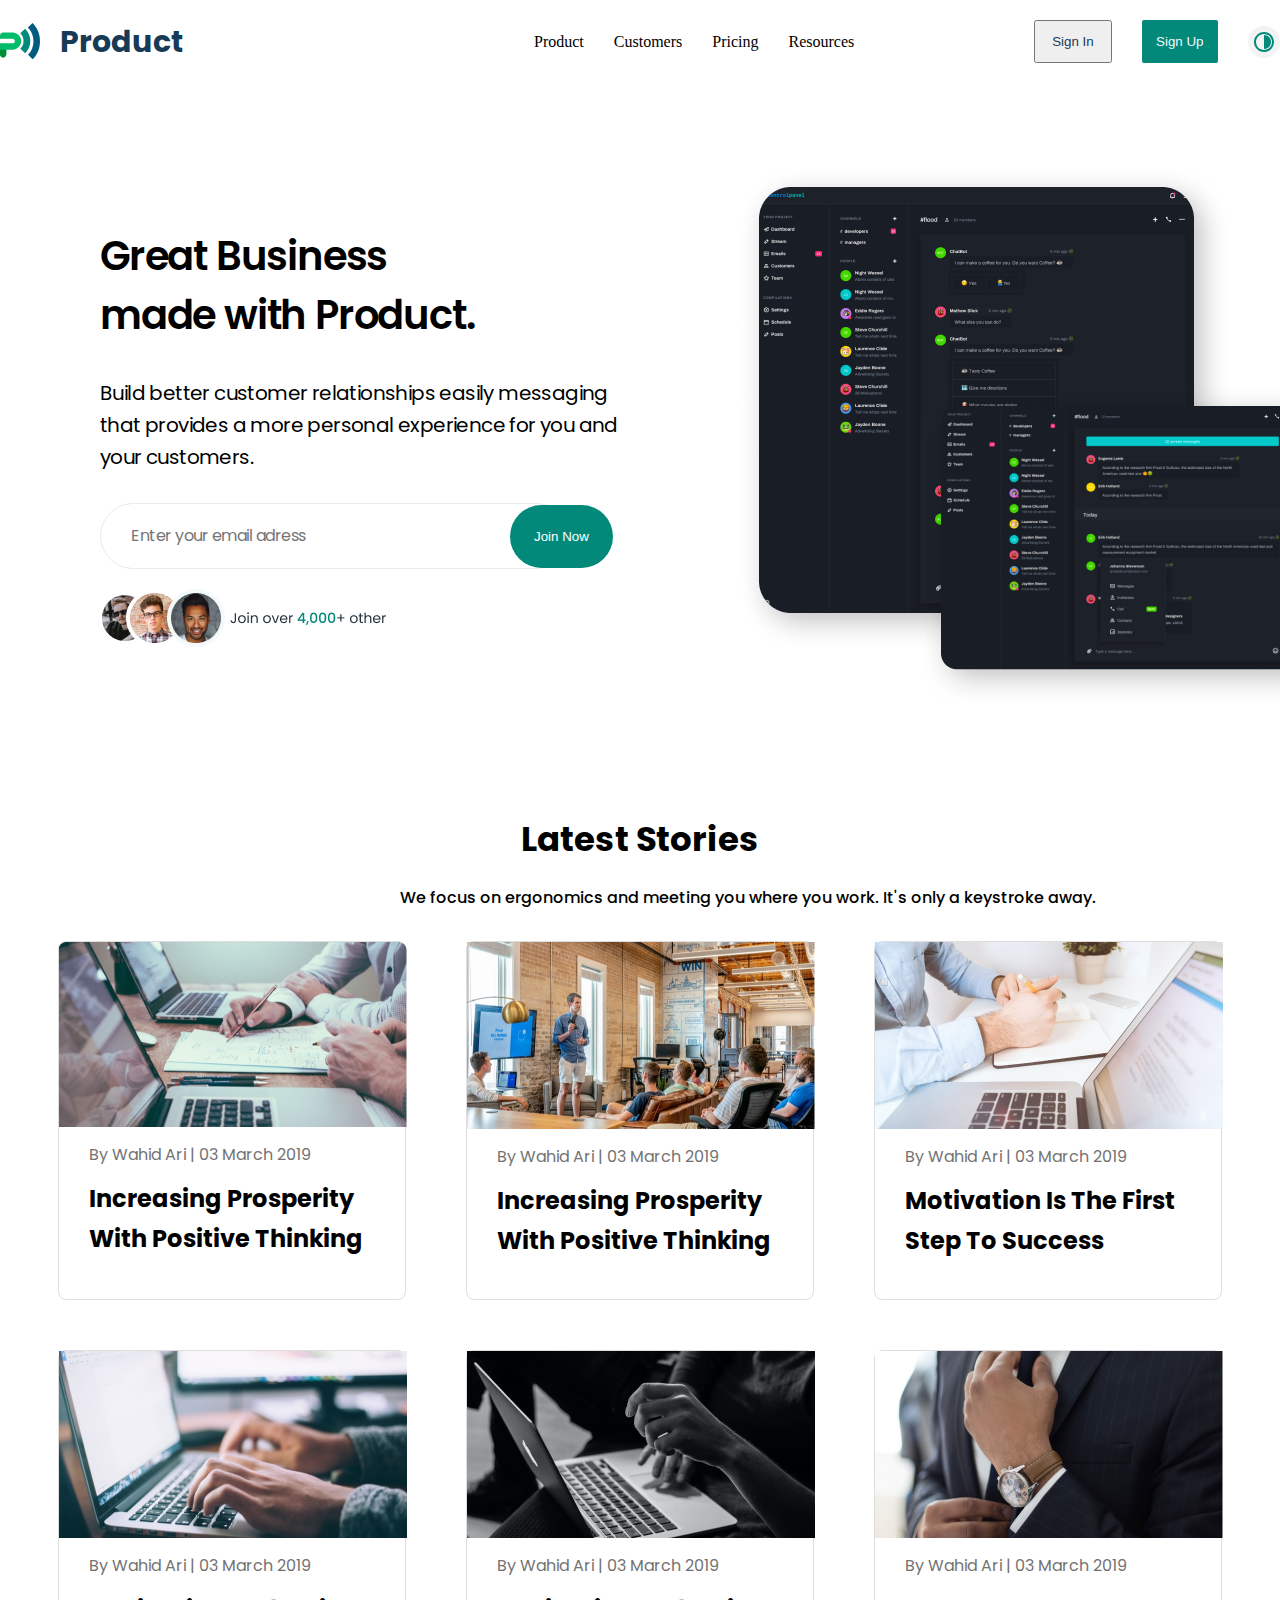
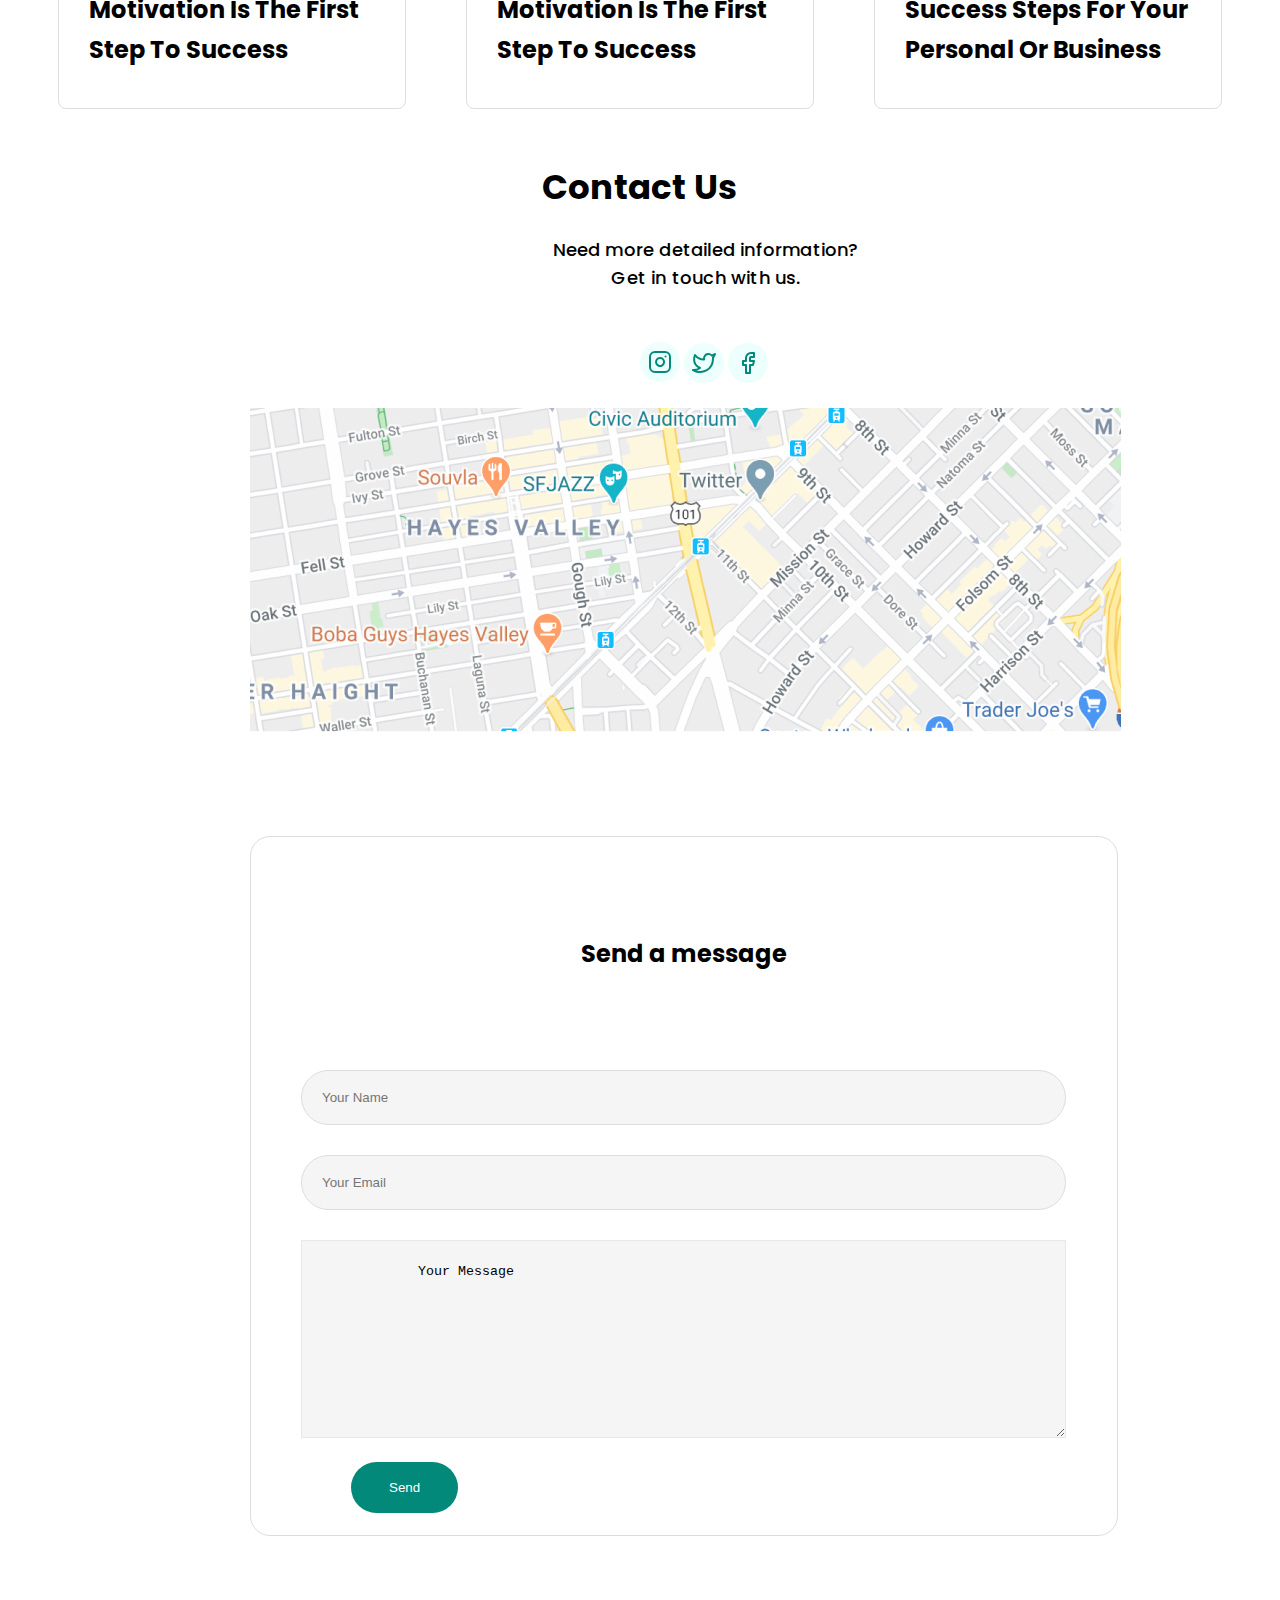
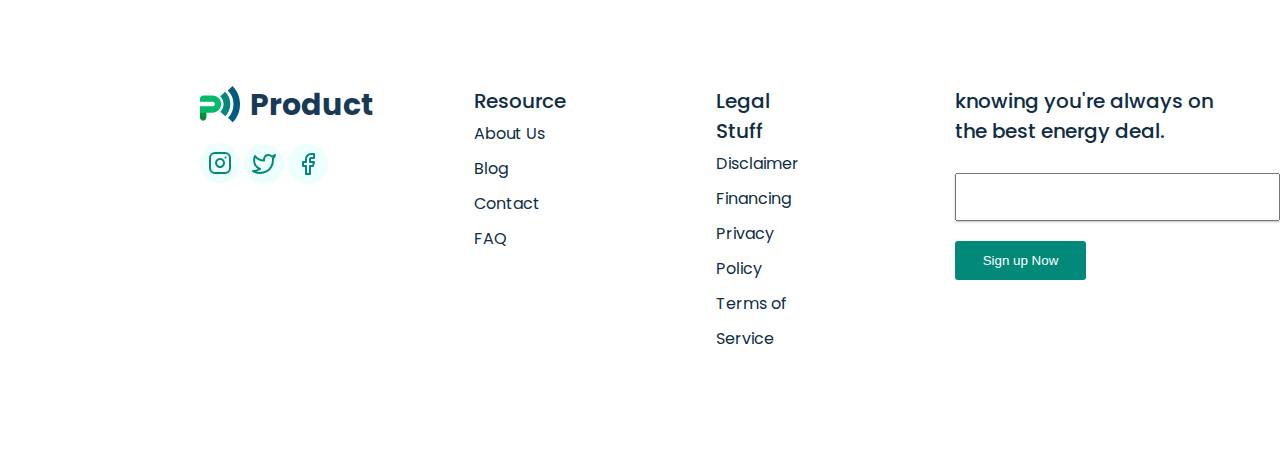
<file: Resources.html>
<!DOCTYPE html>
<html lang="en">
<head>
    <meta charset="UTF-8">
    <meta name="viewport" content="width=device-width, initial-scale=1.0">
    <title>imtihon</title>
    <link rel="stylesheet" href="./css/main.css">
</head>
<body>
    <header>
        <nav>
            <div class="container">
                <div class="navigation-contetn">
                    <img class="img" src="./img/svg/Group 190.svg" alt="">
                   
                    <h2>Product</h2>
                    <div class="boxs">
                        <img src="./img/menu.svg" alt="">
                    </div>
                    <ul class="navigation">
                        <li>
                            <a href="index.html">Product</a>
                        </li>
                        <li>
                            <a href="Customers.html">Customers</a>
                        </li>
                        <li>
                            <a href="Pricing.html">Pricing</a>
                        </li>
                        <li>
                            <a href="Resources.html">Resources</a>
                        </li>
    
                    </ul>
                    <button class="btn">Sign In</button>
                    <button class="btn1">Sign Up</button>
                    <img class="box" src="./img/Frame 49.svg" alt="">
                    
                </div>
            </div>
        </nav>
    </header> 
    <main>
        <section>
            <div class="container">
                <div class="main50">
<div class="main88">
    <h2>Great Business made with Product.</h2>
    <p>Build better customer relationships easily messaging that provides a more personal experience for you and your customers.</p>
    
    <div class="form5">
        <input class="input5" id="Enter your email adress" placeholder="Enter your email adress" type="text">
        <button class="btn88">Join Now</button>
    
    
    </div>
    <div class="img66">
        <img src="./img/Group 1423.png" alt="">
    </div>
</div>
<div class="img33">
    <img class="img111" src="./img/Group 1452.png" alt="">
</div>
                </div>
                <div class="tab">
<h2>Latest Stories</h2>
<p>We focus on ergonomics and meeting you where you work. It's only a keystroke away. </p>

<div class="tab1">
    <div class="name01">
        <img src="./img/image.png" alt="">
    <h5>By Wahid Ari |  03 March 2019</h5>
    <h3>Increasing Prosperity With Positive Thinking</h3>
    </div>
    <div class="name02">
    <img src="./img/Image Placeholder (2).png" alt="">
    <h5>By Wahid Ari |  03 March 2019</h5>
    <h3>Increasing Prosperity With Positive Thinking</h3>
    </div>
    <div class="name03">
    <img src="./img/Image Placeholder (3).png" alt="">
    <h5>By Wahid Ari | 03 March 2019</h5>
    <h3>Motivation Is The First Step To Success</h3>
    </div>
</div>
<div class="tab1">
    <div class="name04">
        <img src="./img/Image Placeholder (4).png" alt="">
        <h5>By Wahid Ari |  03 March 2019</h5>
        <h3>Motivation Is The First Step To Success</h3>
        </div>
        <div class="name05">
        <img src="./img/Image Placeholder (5).png" alt="">
        <h5>By Wahid Ari | 03 March 2019</h5>
        <h3>Motivation Is The First Step To Success</h3>
        </div>
        <div class="name06">
        <img src="./img/Image Placeholder (6).png" alt="">
        <h5>By Wahid Ari | 03 March 2019</h5>
        <h3>Success Steps For Your Personal Or Business</h3>
        </div>
</div>
                </div>
                <div class="tab5">
<h2>Contact Us</h2>
<p>Need more detailed information? 
    Get in touch with us.</p>
   <div class="img05">
    <img src="./img/svg/Group 1340.svg" alt="">
    <img src="./img/svg/Group 1341.svg" alt="">
    <img src="./img/svg/Group 1342.svg" alt="">
   </div>
    <div class="img01">
        <img class="img04" src="./img/@ map screen.png" alt="">
    </div>
                </div>
                <div class="tab6">
<h2>Send a message</h2>
<div>
    <div class="form8">
        <input required class="input8" id="Your Name" placeholder="Your Name" type="text">
       
        <div class="form8">
            <input required class="input8" id="Your Email" placeholder="Your Email" type="text">
</div>
        <textarea class="textarea" name="" id="  Your Message" rows="10" cols="50">
            Your Message 
        </textarea>
        <button class="btn33">Send</button>
       

                </div>
            </div>
        </section>
    </main>  
    <footer>
        <div class="container">
    
        
        <div class="footer">
         
           <div class="footer4">
            <div class="footer6">
                <img class="img" src="./img/svg/Group 190.svg" alt="">
                <h2>Product</h2>
        </div>
                   
           
            <img src="./img/svg/Group 1340.svg" alt="">
            <img src="./img/svg/Group 1341.svg" alt="">
            <img src="./img/svg/Group 1342.svg" alt="">
           </div>
            <div class="footer9">
            <div class="footer1">
                
                <ul class="footer2">
                    <h3>Resource</h3>
    <li>
        <a href="">About Us</a>
    </li>
    <li>
        <a href="">Blog</a>
    </li>
    <li>
        <a href="">Contact</a>
    </li>
    <li>
        <a href="">FAQ</a>
    </li>
                </ul>
               
                <ul  class="footer7">
                    <h3>Legal Stuff</h3>
                    <li>
                        <a href="">Disclaimer</a>
                    </li>
                    <li>
                        <a href="">Financing</a>
                    </li>
                    <li>
                        <a href="">Privacy Policy</a>
                    </li>
                    <li>
                        <a href="">Terms of Service</a>
                    </li>
                  
                </ul>
               <div class="contact8">
                <h3>knowing you're always on the best energy deal. </h3>
                <form action="">
               
                    <div class="form">
                        <input class="input" id="" placeholder="" type="text">
                    </div>
             
               
                </form>
                <button class="btn9">Sign up Now</button>
               </div>
            
           </div>
            </div>
        </div>
    </div>
    </footer>   
</body>
</html>
</file>
<file: css/main.css>
@import url("https://fonts.googleapis.com/css2?family=Poppins:ital,wght@0,100;0,200;0,300;0,400;0,500;0,600;0,700;0,800;0,900;1,100;1,200;1,300;1,400;1,500;1,600;1,700;1,800;1,900&family=Roboto:ital,wght@0,100;0,300;0,400;0,500;0,700;0,900;1,100;1,300;1,400;1,500;1,700;1,900&display=swap");
* {
  margin: 0;
  padding: 0;
  box-sizing: border-box;
}

ul {
  list-style: none;
}

a {
  text-decoration: none;
}

.container {
  margin: 0 auto;
  max-width: 1440px;
}

.navigation-contetn {
  margin-top: 20px;
  display: flex;
  align-items: center;
}

.navigation-contetn h2 {
  margin-left: 20px;
  font-family: Poppins;
  font-size: 30px;
  font-weight: 700;
  line-height: 28px;
  text-align: left;
  color: #173A56;
}

.navigation {
  margin-left: 350px;
  display: flex;
  align-items: center;
  gap: 30px;
}

.navigation li a {
  color: black;
}

.btn {
  margin-left: 180px;
}

.btn {
  width: 102px;
  height: 43px;
  color: #173A56;
}

.btn1 {
  margin-left: 30px;
  width: 102px;
  height: 43px;
  background: #02897A;
  color: aliceblue;
  border: none;
  border-radius: 2px;
}

.box {
  margin-left: 30px;
}

.boxs {
  display: none;
}

@media (max-width: 420px) {
  .navigation-contetn {
    display: flex;
    align-items: center;
  }
  .navigation-contetn h2 {
    margin-left: 10px;
    font-family: Poppins;
    font-size: 30px;
    font-weight: 700;
    line-height: 28px;
    text-align: left;
    color: #173A56;
  }
  .navigation {
    display: none;
  }
  .navigation li a {
    display: none;
  }
  .btn {
    display: none;
  }
  .btn {
    display: none;
  }
  .btn1 {
    display: none;
  }
  .box {
    display: none;
  }
  .boxs {
    display: block;
    margin-left: 160px;
  }
  .img {
    margin-left: 20px;
  }
}
.btn5 {
  width: 175px;
  height: 53px;
  background: #02897A;
  color: aliceblue;
  border: none;
  border-radius: 3px;
}

.hero-contetn h2 {
  font-family: Poppins;
  font-size: 40px;
  font-weight: 700;
  line-height: 60px;
  text-align: left;
  color: #22343D;
  width: 518px;
  height: 120px;
  margin-bottom: 20px;
}

.hero-contetn p {
  margin-bottom: 50px;
  width: 458px;
  height: 95px;
  font-family: Poppins;
  font-size: 18px;
  font-weight: 400;
  line-height: 28px;
  text-align: left;
}

.hero-contetn h4 {
  font-family: Poppins;
  font-size: 16px;
  font-weight: 600;
  line-height: 24px;
  text-align: left;
  color: #02897A;
  margin-left: 50px;
}

.title {
  display: flex;
  align-items: center;
}

.hero {
  display: flex;
  align-items: center;
}

.img1 {
  margin-top: 50px;
  margin-left: 200px;
}

@media (max-width: 420px) {
  .hero {
    display: flex;
    flex-direction: column;
    align-items: center;
  }
  .img6 {
    position: absolute;
    top: 50px;
    right: 40px;
  }
  .img1 {
    width: 338px;
    height: 310.92px;
    border: 1px;
  }
  .hero-contetn {
    margin-top: 400px;
  }
  .btn5 {
    width: 175px;
    height: 53px;
    background: #02897A;
    color: aliceblue;
    border: none;
    border-radius: 3px;
  }
  .hero-contetn h2 {
    font-family: Poppins;
    font-size: 36px;
    font-weight: 700;
    line-height: 60px;
    text-align: center;
    color: #22343D;
    width: 518px;
    height: 120px;
    margin-bottom: 20px;
    text-align: center;
  }
  .hero-contetn p {
    margin-bottom: 50px;
    width: 358px;
    height: 95px;
    font-family: Poppins;
    font-size: 18px;
    font-weight: 400;
    line-height: 28px;
    margin-left: 80px;
    text-align: center;
  }
  .hero-contetn h4 {
    font-family: Poppins;
    font-size: 16px;
    font-weight: 600;
    line-height: 24px;
    color: #02897A;
    margin-left: 50px;
  }
  .title {
    display: flex;
    justify-content: center;
    align-items: center;
  }
}
.title5 {
  margin-top: 100px;
}

.title7 {
  display: flex;
  align-items: center;
  margin-left: 170px;
  gap: 60px;
}

.title1 h2 {
  font-family: Poppins;
  font-size: 32px;
  font-weight: 700;
  line-height: 48px;
  text-align: center;
  width: 500px;
  height: 96px;
  margin-left: 400px;
  margin-bottom: 50px;
}

.title7 h3 {
  font-family: Poppins;
  font-size: 22px;
  font-weight: 600;
  line-height: 33px;
  text-align: left;
}

.btn7 {
  width: 175px;
  height: 53px;
  background: #02897A;
  color: aliceblue;
  border-radius: 3px;
  border: none;
  margin-top: 50px;
  margin-left: 600px;
  margin-bottom: 100px;
}

.title7 p {
  font-family: Poppins;
  font-size: 16px;
  font-weight: 400;
  line-height: 26px;
  text-align: left;
  width: 240px;
  height: 52px;
}

@media (max-width: 420px) {
  .title5 {
    margin-top: 100px;
  }
  .title7 {
    display: block;
    margin-left: 170px;
    gap: 60px;
    margin-left: 80px;
  }
  .title1 h2 {
    font-family: Poppins;
    font-size: 32px;
    font-weight: 700;
    line-height: 48px;
    text-align: center;
    width: 439px;
    height: 96px;
    margin-left: 0px;
    margin-bottom: 50px;
  }
  .title7 h3 {
    font-family: Poppins;
    font-size: 22px;
    font-weight: 600;
    line-height: 33px;
    text-align: left;
    margin-left: 35px;
  }
  .btn7 {
    width: 175px;
    height: 53px;
    background: #02897A;
    color: aliceblue;
    border-radius: 3px;
    border: none;
    margin-top: 50px;
    margin-left: 600px;
    margin-bottom: 100px;
  }
  .title7 p {
    font-family: Poppins;
    font-size: 16px;
    font-weight: 400;
    line-height: 26px;
    text-align: left;
    width: 240px;
    height: 52px;
    text-align: center;
  }
  .title7 img {
    margin-left: 80px;
  }
}
.card9 img {
  margin-left: 80px;
}

.card9 {
  display: flex;
  align-items: center;
}

.card1 h2 {
  font-family: Poppins;
  font-size: 32px;
  font-weight: 700;
  line-height: 48px;
  text-align: left;
}

.card h4 {
  margin-top: 50px;
  margin-bottom: 10px;
  font-family: Poppins;
  font-size: 16px;
  font-weight: 600;
  line-height: 24px;
  text-align: left;
}

.card5 p {
  width: 486px;
  height: 52px;
  font-family: Poppins;
  font-size: 16px;
  font-weight: 400;
  line-height: 26px;
  text-align: left;
}

@media (max-width: 420px) {
  .img7 {
    width: 349px;
    height: 306.1px;
  }
  .card45 {
    margin-left: 20px;
    margin-top: 200px;
  }
  .img56 {
    position: absolute;
    top: 1700px;
    margin-left: 10px;
  }
  .card9 img {
    margin-left: 0px;
  }
  .card1 h2 {
    font-family: Poppins;
    font-size: 32px;
    font-weight: 700;
    line-height: 48px;
    text-align: left;
  }
  .card h4 {
    margin-top: 50px;
    margin-bottom: 10px;
    font-family: Poppins;
    font-size: 16px;
    font-weight: 600;
    line-height: 24px;
    text-align: left;
  }
  .card5 p {
    width: 395px;
    height: 78px;
    font-family: Poppins;
    font-size: 16px;
    font-weight: 400;
    line-height: 26px;
    text-align: left;
  }
}
.card78 h2 {
  font-family: Poppins;
  font-size: 32px;
  font-weight: 700;
  line-height: 48px;
  text-align: left;
  margin-bottom: 30px;
}

.card78 h4 {
  font-family: Poppins;
  font-size: 16px;
  font-weight: 600;
  line-height: 24px;
  text-align: left;
  margin-bottom: 10px;
}

.card78 p {
  width: 486px;
  height: 78px;
  font-family: Poppins;
  font-size: 16px;
  font-weight: 400;
  line-height: 26px;
  text-align: left;
  color: black;
  margin-bottom: 30px;
}

.card21 p {
  width: 360px;
  height: 52px;
  font-family: Poppins;
  font-size: 16px;
  font-weight: 400;
  line-height: 26px;
  text-align: left;
  color: black;
}

.box78 {
  display: flex;
  align-items: center;
  margin-bottom: 30px;
}

.boxs4 {
  margin-top: 200px;
  margin-left: 100px;
  margin-bottom: 200px;
}

.title785 {
  display: flex;
  align-items: center;
}

.title785 {
  display: flex;
}

@media (max-width: 420px) {
  .img9 {
    width: 350px;
    height: 319.52px;
    top: 2923.07px;
    left: 31px;
    gap: 0px;
    margin-left: 30px;
  }
  .card78 h2 {
    font-family: Poppins;
    font-size: 32px;
    font-weight: 700;
    line-height: 48px;
    text-align: left;
    margin-bottom: 30px;
  }
  .card78 h4 {
    font-family: Poppins;
    font-size: 16px;
    font-weight: 600;
    line-height: 24px;
    text-align: left;
    margin-bottom: 10px;
  }
  .card78 p {
    width: 356px;
    height: 104px;
    top: 95.77px;
    gap: 0px;
    opacity: 0px;
    font-family: Poppins;
    font-size: 16px;
    font-weight: 400;
    line-height: 26px;
    text-align: left;
    color: black;
    margin-bottom: 30px;
  }
  .card21 p {
    width: 360px;
    height: 52px;
    font-family: Poppins;
    font-size: 16px;
    font-weight: 400;
    line-height: 26px;
    text-align: left;
    color: black;
  }
  .box78 {
    display: block;
    margin-bottom: 30px;
  }
  .boxs4 {
    margin-top: 200px;
    margin-left: 30px;
    margin-bottom: 200px;
  }
  .title785 {
    display: block;
  }
}
.box7895 h4 {
  font-family: Poppins;
  font-size: 16px;
  font-weight: 600;
  line-height: 24px;
  text-align: left;
  margin-top: 20px;
  margin-bottom: 10px;
}

.box7895 p {
  width: 486px;
  height: 78px;
  font-family: Poppins;
  font-size: 16px;
  font-weight: 400;
  line-height: 26px;
  text-align: left;
}

.card456 img {
  margin-left: 100px;
}

.box7895 h2 {
  font-family: Poppins;
  font-size: 32px;
  font-weight: 700;
  line-height: 48px;
  text-align: left;
  margin-bottom: 30px;
}

.card456 {
  display: flex;
  align-items: center;
}

.box7895 h2 {
  font-family: Poppins;
  font-size: 32px;
  font-weight: 700;
  line-height: 48px;
  text-align: left;
  margin-bottom: 30px;
}

.card456 img {
  margin-left: 100px;
}

.card456 {
  display: flex;
  align-items: center;
}

@media (max-width: 420px) {
  .img10 {
    width: 350px;
    height: 291.46px;
    top: 3819.59px;
    left: 31px;
    gap: 0px;
    border: 1px;
    opacity: 0px;
    position: absolute;
    top: 3580px;
    left: 10px;
  }
  .box7895 h4 {
    font-family: Poppins;
    font-size: 16px;
    font-weight: 600;
    line-height: 24px;
    text-align: left;
    margin-top: 20px;
    margin-bottom: 10px;
  }
  .box7895 p {
    width: 486px;
    height: 78px;
    font-family: Poppins;
    font-size: 16px;
    font-weight: 400;
    line-height: 26px;
    text-align: left;
  }
  .hero5 {
    margin-top: 400px;
    margin-left: 20px;
  }
  .card456 img {
    margin-left: 100px;
  }
  .box7895 h2 {
    font-family: Poppins;
    font-size: 32px;
    font-weight: 700;
    line-height: 48px;
    text-align: left;
    margin-bottom: 30px;
  }
  .card456 {
    display: block;
  }
  .box7895 h2 {
    font-family: Poppins;
    font-size: 32px;
    font-weight: 700;
    line-height: 48px;
    text-align: left;
    margin-bottom: 30px;
  }
  .card456 img {
    margin-left: 20px;
  }
  .card456 {
    display: block;
  }
}
.boxs8 h2 {
  font-family: Poppins;
  font-size: 32px;
  font-weight: 700;
  line-height: 48px;
  text-align: center;
}

.boxs8 p {
  width: 542px;
  height: 52px;
  font-family: Poppins;
  font-size: 16px;
  font-weight: 500;
  line-height: 26px;
  text-align: center;
  margin-left: 450px;
}

.name0 {
  display: flex;
  margin-top: 200px;
  gap: 50px;
}

.name9 {
  display: flex;
}

.btn12 {
  width: 216px;
  height: 53px;
  top: 3811.54px;
  left: 592px;
  gap: 0px;
  opacity: 0px;
  color: white;
  border: none;
  border-radius: 3px;
  margin-left: 650px;
  background: #02897A;
  margin-top: 100px;
  margin-bottom: 200px;
}

.boxs2 h4 {
  font-family: Poppins;
  font-size: 16px;
  font-weight: 500;
  line-height: 24px;
  text-align: left;
  margin-left: 100px;
}

.name1 {
  margin-left: 80px;
}

@media (max-width: 420px) {
  .boxs8 p {
    width: 338px;
    height: 78px;
    font-family: Poppins;
    font-size: 16px;
    font-weight: 500;
    line-height: 26px;
    text-align: center;
    margin-left: 50px;
  }
  .img15 {
    margin-left: 260px;
  }
  .name0 {
    display: block;
    margin-top: 10px;
    gap: 50px;
  }
  .name9 {
    display: block;
    margin-top: 100px;
  }
  .btn12 {
    width: 216px;
    height: 53px;
    top: 3811.54px;
    left: 592px;
    gap: 0px;
    opacity: 0px;
    color: white;
    border: none;
    border-radius: 3px;
    margin-left: 650px;
    background: #02897A;
    margin-top: 100px;
    margin-bottom: 200px;
  }
  .boxs2 h4 {
    font-family: Poppins;
    font-size: 16px;
    font-weight: 500;
    line-height: 24px;
    text-align: left;
    margin-left: 100px;
  }
  .name1 {
    margin-left: 0px;
  }
}
.text h3 {
  font-family: Poppins;
  font-size: 24px;
  font-weight: 700;
  line-height: 40px;
  text-align: left;
  width: 294px;
  height: 70px;
  margin-left: 10px;
}

.name6 h3 {
  color: #02897A;
}

.box15 {
  margin-left: 150px;
}

.box15 p {
  margin-bottom: 20px;
}

.text p {
  font-family: Poppins;
  font-size: 16px;
  font-weight: 400;
  line-height: 28px;
  text-align: left;
  margin-left: 10px;
}

.box15 h2 {
  font-family: Poppins;
  font-size: 34px;
  font-weight: 700;
  line-height: 51px;
  text-align: left;
  margin-bottom: 10px;
}

.name5 {
  border: 1px solid #DEDEDE;
  width: 348px;
  height: 359px;
  top: 4132px;
  left: 526.5px;
  gap: 0px;
  border-radius: 8px;
  border: 1px 0px 0px 0px;
  opacity: 0px;
}

.name6 {
  border: 1px solid #DEDEDE;
  width: 348px;
  height: 359px;
  top: 4132px;
  left: 526.5px;
  gap: 0px;
  border-radius: 8px;
  border: 1px 0px 0px 0px;
  opacity: 0px;
}

.name7 {
  border: 1px solid #DEDEDE;
  width: 348px;
  height: 359px;
  top: 4132px;
  left: 526.5px;
  gap: 0px;
  border-radius: 8px;
  border: 1px 0px 0px 0px;
  opacity: 0px;
}

.text {
  display: flex;
  justify-content: center;
  gap: 50px;
  align-items: center;
}

@media (max-width: 420px) {
  .text h3 {
    font-family: Poppins;
    font-size: 24px;
    font-weight: 700;
    line-height: 40px;
    text-align: left;
    width: 294px;
    height: 70px;
    margin-left: 10px;
  }
  .name6 h3 {
    color: #02897A;
  }
  .box15 {
    margin-left: 30px;
  }
  .box15 p {
    margin-bottom: 20px;
    font-family: Poppins;
    font-size: 16px;
    font-weight: 500;
    line-height: 26px;
  }
  .text p {
    font-family: Poppins;
    font-size: 16px;
    font-weight: 400;
    line-height: 28px;
    margin-left: 10px;
  }
  .box15 h2 {
    font-family: Poppins;
    font-size: 34px;
    font-weight: 700;
    line-height: 51px;
    text-align: left;
    margin-bottom: 10px;
  }
  .text {
    margin-left: 30px;
    display: block;
    gap: 50px;
  }
}
.Price1 p {
  margin-left: 630px;
}

.Price1 h2 {
  font-family: Poppins;
  font-size: 34px;
  font-weight: 700;
  line-height: 51px;
  text-align: center;
  margin-top: 100px;
}

.Price h3 {
  font-family: Poppins;
  font-size: 24px;
  font-weight: 700;
  line-height: 40px;
  text-align: center;
}

.gat {
  gap: 30px;
  display: flex;
  align-items: center;
  justify-content: center;
}

.btn2 {
  width: 139px;
  height: 44px;
  top: 380px;
  left: 91px;
  padding: 11px 19px 11px 18px;
  border-radius: 8px;
  color: aliceblue;
  border: none;
  background: #02897A;
}

.btn3 {
  width: 139px;
  height: 44px;
  top: 380px;
  left: 91px;
  padding: 11px 19px 11px 18px;
  border-radius: 8px;
  background: white;
  border: none;
  color: #02897A;
}

.Free h4 {
  font-family: Poppins;
  font-size: 76px;
  font-weight: 700;
  line-height: 100px;
  letter-spacing: 0.200000003px;
  text-align: center;
}

.Free p {
  margin-bottom: 30px;
}

.Free {
  background: #FFFFFF;
  text-align: center;
  width: 322.65px;
  height: 456px;
  border-radius: 8px;
  box-shadow: 0px 2px 8px 0px rgb(128, 128, 128);
  margin-top: 100px;
}

.Standard p {
  margin-bottom: 30px;
  color: #FFFFFF;
}

.Standard h3 {
  color: #FFFFFF;
}

.Standard h4 {
  font-family: Poppins;
  font-size: 76px;
  font-weight: 700;
  line-height: 100px;
  letter-spacing: 0.200000003px;
  text-align: center;
  color: #FFFFFF;
}

.Standard {
  background: #02897A;
  width: 322.65px;
  height: 456px;
  border-radius: 8px;
  text-align: center;
  margin-top: 100px;
}

.Premium p {
  margin-bottom: 30px;
}

.Premium h4 {
  font-family: Poppins;
  font-size: 76px;
  font-weight: 700;
  line-height: 100px;
  letter-spacing: 0.200000003px;
  text-align: center;
}

.Premium {
  background: #FFFFFF;
  text-align: center;
  width: 322.65px;
  height: 456px;
  border-radius: 8px;
  box-shadow: 0px 2px 8px 0px rgb(128, 128, 128);
  margin-top: 100px;
}

@media (max-width: 420px) {
  .Price1 p {
    margin-left: 120px;
  }
  .Price1 h2 {
    font-family: Poppins;
    font-size: 34px;
    font-weight: 700;
    line-height: 51px;
    margin-top: 100px;
  }
  .Price h3 {
    font-family: Poppins;
    font-size: 24px;
    font-weight: 700;
    line-height: 40px;
    text-align: center;
  }
  .gat {
    margin-left: 50px;
    display: block;
  }
  .btn2 {
    width: 139px;
    height: 44px;
    top: 380px;
    left: 91px;
    padding: 11px 19px 11px 18px;
    border-radius: 8px;
    color: aliceblue;
    border: none;
    background: #02897A;
  }
  .btn3 {
    width: 139px;
    height: 44px;
    top: 380px;
    left: 91px;
    padding: 11px 19px 11px 18px;
    border-radius: 8px;
    background: white;
    border: none;
    color: #02897A;
  }
  .Free h4 {
    font-family: Poppins;
    font-size: 76px;
    font-weight: 700;
    line-height: 100px;
    letter-spacing: 0.200000003px;
    text-align: center;
  }
  .Free p {
    margin-bottom: 30px;
  }
  .Free {
    background: #FFFFFF;
    text-align: center;
    width: 322.65px;
    height: 456px;
    border-radius: 8px;
    box-shadow: 0px 2px 8px 0px rgb(128, 128, 128);
    margin-top: 100px;
  }
  .Standard p {
    margin-bottom: 30px;
    color: #FFFFFF;
  }
  .Standard h3 {
    color: #FFFFFF;
  }
  .Standard h4 {
    font-family: Poppins;
    font-size: 76px;
    font-weight: 700;
    line-height: 100px;
    letter-spacing: 0.200000003px;
    text-align: center;
    color: #FFFFFF;
  }
  .Standard {
    background: #02897A;
    width: 322.65px;
    height: 456px;
    border-radius: 8px;
    text-align: center;
    margin-top: 100px;
  }
  .Premium p {
    margin-bottom: 30px;
  }
  .Premium h4 {
    font-family: Poppins;
    font-size: 76px;
    font-weight: 700;
    line-height: 100px;
    letter-spacing: 0.200000003px;
    text-align: center;
  }
  .Premium {
    background: #FFFFFF;
    text-align: center;
    width: 322.65px;
    height: 456px;
    border-radius: 8px;
    box-shadow: 0px 2px 8px 0px rgb(128, 128, 128);
    margin-top: 100px;
  }
}
.contact2 {
  border: 1px solid #DEDEDE;
  width: 300px;
  height: 220px;
  border-radius: 5px;
  padding: 20px;
}

.contact3 {
  border: 1px solid #DEDEDE;
  width: 300px;
  height: 220px;
  border-radius: 5px;
  padding: 20px;
}

.contact4 {
  border: 1px solid #DEDEDE;
  padding: 20px;
  width: 300px;
  height: 220px;
  border-radius: 5px;
}

.contact2 p {
  width: 275px;
  height: 84px;
  top: 62.35px;
  left: 26px;
  gap: 0px;
  opacity: 0px;
  color: #737373;
}

.contact3 p {
  width: 275px;
  height: 84px;
  top: 62.35px;
  left: 26px;
  gap: 0px;
  opacity: 0px;
  color: #737373;
}

.contact4 p {
  width: 275px;
  height: 84px;
  top: 62.35px;
  left: 26px;
  gap: 0px;
  color: #737373;
}

.contact h3 {
  color: #02897A;
}

.contact1 h2 {
  font-family: Poppins;
  font-size: 34px;
  font-weight: 700;
  line-height: 57px;
  letter-spacing: 0.200000003px;
  text-align: left;
  margin-left: 500px;
  margin-top: 200px;
  margin-bottom: 30px;
}

.contact1 p {
  margin-bottom: 50px;
  font-family: Poppins;
  font-size: 16px;
  font-weight: 500;
  line-height: 28px;
  letter-spacing: 0.200000003px;
  text-align: center;
  width: 537px;
  height: 56px;
  top: 5525px;
  left: 431px;
  gap: 0px;
  opacity: 0px;
  margin-left: 400px;
}

.contact5 {
  display: flex;
  justify-content: center;
  align-items: center;
  gap: 60px;
}

.box0 {
  display: flex;
  align-items: center;
}

@media (max-width: 420px) {
  .contact2 {
    border: 1px solid #DEDEDE;
    width: 300px;
    height: 220px;
    border-radius: 5px;
    padding: 20px;
    margin-bottom: 35px;
  }
  .contact3 {
    border: 1px solid #DEDEDE;
    width: 300px;
    height: 220px;
    border-radius: 5px;
    padding: 20px;
    margin-bottom: 35px;
  }
  .contact4 {
    border: 1px solid #DEDEDE;
    padding: 20px;
    width: 300px;
    height: 220px;
    border-radius: 5px;
    margin-bottom: 35px;
  }
  .contact2 p {
    width: 275px;
    height: 84px;
    top: 62.35px;
    left: 26px;
    gap: 0px;
    opacity: 0px;
    color: #737373;
  }
  .contact3 p {
    width: 275px;
    height: 84px;
    top: 62.35px;
    left: 26px;
    gap: 0px;
    opacity: 0px;
    color: #737373;
  }
  .contact4 p {
    width: 275px;
    height: 84px;
    top: 62.35px;
    left: 26px;
    gap: 0px;
    color: #737373;
  }
  .contact h3 {
    color: #02897A;
  }
  .contact1 h2 {
    font-family: Poppins;
    font-size: 34px;
    font-weight: 700;
    line-height: 57px;
    letter-spacing: 0.200000003px;
    text-align: left;
    margin-left: 50px;
    margin-top: 200px;
    margin-bottom: 30px;
  }
  .contact1 p {
    margin-bottom: 50px;
    font-family: Poppins;
    font-size: 16px;
    font-weight: 500;
    line-height: 28px;
    letter-spacing: 0.200000003px;
    text-align: center;
    width: 323px;
    height: 112px;
    top: 8677px;
    left: 44px;
    gap: 0px;
    opacity: 0px;
    margin-left: 40px;
  }
  .contact5 {
    margin-left: 60px;
    display: block;
    gap: 60px;
  }
  .box0 {
    display: flex;
    align-items: center;
  }
}
.contatn {
  margin-top: 10px;
  margin-left: 50px;
  background: #02897A;
  width: 968px;
  height: 345px;
  top: 6024px;
  left: 223px;
  gap: 0px;
  border-radius: 32px;
  opacity: 0px;
  margin-left: 230px;
}

.contatn1 {
  margin-left: 30px;
  margin-top: 50px;
  display: flex;
  justify-content: center;
  align-items: center;
}

.contatn h2 {
  font-family: Poppins;
  font-size: 32px;
  font-weight: 600;
  line-height: 48.45px;
  text-align: left;
  color: #ffffff;
  width: 510px;
  height: 92px;
}

.btn15 {
  width: 160px;
  height: 50px;
  top: 239px;
  left: 51px;
  padding: 13px 35px 7px 33px;
  gap: 0px;
  border-radius: 8px;
  opacity: 0px;
  background: white;
  color: #02897A;
  font-family: Poppins;
  font-size: 20px;
  font-weight: 600;
  line-height: 30px;
  text-align: left;
  border: none;
  margin-top: 80px;
}

@media (max-width: 420px) {
  .contatn {
    margin-top: 10px;
    background: #02897A;
    width: 371px;
    height: 688px;
    top: 9693px;
    left: 20px;
    gap: 0px;
    border-radius: 32px;
    opacity: 0px;
    border-radius: 32px;
    opacity: 0px;
    margin-left: 20px;
  }
  .contatn1 {
    display: block;
    margin-left: 0px;
    margin-top: 50px;
  }
  .contatn h2 {
    margin-left: 25px;
    font-family: Poppins;
    font-size: 32px;
    font-weight: 600;
    line-height: 48.45px;
    text-align: left;
    color: #ffffff;
    width: 328px;
    height: 144px;
    text-align: center;
  }
  .btn15 {
    width: 160px;
    height: 50px;
    top: 239px;
    left: 51px;
    padding: 13px 35px 7px 33px;
    gap: 0px;
    border-radius: 8px;
    opacity: 0px;
    background: white;
    color: #02897A;
    font-family: Poppins;
    font-size: 20px;
    font-weight: 600;
    line-height: 30px;
    text-align: left;
    border: none;
    margin-top: 100px;
    margin-left: 100px;
  }
}
.footer2 li a {
  font-family: Poppins;
  font-size: 16px;
  font-weight: 400;
  line-height: 35px;
  text-align: left;
  color: #0f2d45;
}

.footer h3 {
  font-family: Poppins;
  font-size: 20px;
  font-weight: 500;
  line-height: 30px;
  text-align: left;
  color: #0f2d45;
}

.footer li a {
  font-family: Poppins;
  font-size: 16px;
  font-weight: 400;
  line-height: 35px;
  text-align: left;
  color: #0f2d45;
}

.form {
  width: 325px;
  height: 48px;
  top: 91px;
  gap: 0px;
  opacity: 0px;
  margin-bottom: 20px;
  box-shadow: 0px 1px 2px 0px rgba(0, 0, 0, 0.2509803922);
}

.input {
  width: 325px;
  height: 48px;
  top: 91px;
  gap: 0px;
  opacity: 0px;
}

.btn9 {
  width: 131px;
  height: 39px;
  top: 160px;
  gap: 0px;
  opacity: 0px;
  background: #02897A;
  border: none;
  color: white;
  border-radius: 3px;
}

.contact8 h3 {
  width: 280px;
  height: 57px;
  margin-bottom: 30px;
}

.footer h2 {
  margin-left: 10px;
  font-family: Poppins;
  font-size: 30px;
  font-weight: 700;
  line-height: 28px;
  text-align: left;
  color: #173A56;
}

.footer6 {
  margin-top: 200px;
  margin-bottom: 20px;
  display: flex;
  align-items: center;
  margin-top: 0px;
}

.footer1 {
  gap: 150px;
  display: flex;
  margin-left: 100px;
}

.footer {
  margin-top: 150px;
  margin-left: 200px;
  display: flex;
  margin-bottom: 100px;
}

@media (max-width: 420px) {
  .footer2 li a {
    font-family: Poppins;
    font-size: 16px;
    font-weight: 400;
    line-height: 35px;
    text-align: center;
    color: #0f2d45;
  }
  .footer h3 {
    font-family: Poppins;
    font-size: 20px;
    font-weight: 500;
    line-height: 30px;
    text-align: center;
    color: #0f2d45;
  }
  .footer li a {
    font-family: Poppins;
    font-size: 16px;
    font-weight: 400;
    line-height: 35px;
    text-align: center;
    color: #0f2d45;
  }
  .form {
    width: 325px;
    height: 48px;
    top: 91px;
    gap: 0px;
    opacity: 0px;
    margin-bottom: 20px;
    box-shadow: 0px 1px 2px 0px rgba(0, 0, 0, 0.2509803922);
  }
  .input {
    width: 325px;
    height: 48px;
    top: 91px;
    gap: 0px;
    opacity: 0px;
  }
  .btn9 {
    width: 131px;
    height: 39px;
    top: 160px;
    gap: 0px;
    opacity: 0px;
    background: #02897A;
    border: none;
    color: white;
    border-radius: 3px;
  }
  .contact8 h3 {
    width: 280px;
    height: 57px;
    margin-bottom: 30px;
  }
  .footer h2 {
    margin-left: 10px;
    font-family: Poppins;
    font-size: 30px;
    font-weight: 700;
    line-height: 28px;
    text-align: left;
    color: #173A56;
  }
  .footer6 {
    margin-left: 90px;
    margin-top: 200px;
    margin-bottom: 20px;
    display: flex;
    align-items: center;
  }
  .footer1 {
    display: block;
    margin-left: 0px;
  }
  .footer {
    margin-top: 150px;
    margin-left: 30px;
    display: block;
    margin-bottom: 100px;
    text-align: center;
  }
}
.navigation-contetn {
  margin-top: 20px;
  display: flex;
  align-items: center;
}

.navigation-contetn h2 {
  margin-left: 20px;
  font-family: Poppins;
  font-size: 30px;
  font-weight: 700;
  line-height: 28px;
  text-align: left;
  color: #173A56;
}

.navigation {
  margin-left: 350px;
  display: flex;
  align-items: center;
  gap: 30px;
}

.navigation li a {
  color: black;
}

.btn {
  margin-left: 180px;
}

.btn {
  width: 102px;
  height: 43px;
  color: #173A56;
}

.btn1 {
  margin-left: 30px;
  width: 102px;
  height: 43px;
  background: #02897A;
  color: aliceblue;
  border: none;
  border-radius: 2px;
}

.box {
  margin-left: 30px;
}

.boxs {
  display: none;
}

@media (max-width: 420px) {
  .navigation-contetn {
    display: flex;
    align-items: center;
  }
  .navigation-contetn h2 {
    margin-left: 10px;
    font-family: Poppins;
    font-size: 30px;
    font-weight: 700;
    line-height: 28px;
    text-align: left;
    color: #173A56;
  }
  .navigation {
    display: none;
  }
  .navigation li a {
    display: none;
  }
  .btn {
    display: none;
  }
  .btn {
    display: none;
  }
  .btn1 {
    display: none;
  }
  .box {
    display: none;
  }
  .boxs {
    display: block;
    margin-left: 160px;
  }
  .img {
    margin-left: 20px;
  }
}
.section h3 {
  margin-top: 100px;
  font-family: Poppins;
  font-size: 24px;
  font-weight: 600;
  line-height: 36px;
  text-align: center;
}

.section h2 {
  font-family: Poppins;
  font-size: 34px;
  font-weight: 700;
  line-height: 51px;
  text-align: center;
  margin-bottom: 10px;
}

.section p {
  font-family: Poppins;
  font-size: 18px;
  font-weight: 400;
  line-height: 27px;
  text-align: center;
  margin-bottom: 10px;
}

.btn20 {
  width: 224px;
  height: 44px;
  top: 1176px;
  left: 589px;
  padding: 11px 18px 11px 18px;
  gap: 0px;
  border-radius: 8px;
  opacity: 0px;
  background: #02897A;
  color: white;
  border: none;
  margin-left: 600px;
  margin-bottom: 100px;
}

@media (max-width: 420px) {
  .section h3 {
    margin-top: 100px;
    font-family: Poppins;
    font-size: 24px;
    font-weight: 600;
    line-height: 36px;
    text-align: center;
  }
  .section h2 {
    text-align: center;
    font-family: Poppins;
    font-size: 34px;
    font-weight: 700;
    line-height: 51px;
    margin-bottom: 20px;
  }
  .section p {
    font-family: Poppins;
    font-size: 18px;
    font-weight: 400;
    line-height: 27px;
    text-align: center;
    margin-bottom: 20px;
  }
  .btn20 {
    width: 224px;
    height: 44px;
    top: 1176px;
    left: 589px;
    padding: 11px 18px 11px 18px;
    gap: 0px;
    border-radius: 8px;
    opacity: 0px;
    background: #02897A;
    color: white;
    border: none;
    margin-left: 80px;
    margin-bottom: 100px;
  }
}
.section1 h2 {
  font-family: Poppins;
  font-size: 34px;
  font-weight: 700;
  line-height: 51px;
  text-align: center;
  margin-top: 100px;
  margin-bottom: 30px;
}

.section1 h3 {
  font-family: Poppins;
  font-size: 24px;
  font-weight: 600;
  line-height: 36px;
}

.section1 p {
  font-family: Poppins;
  font-size: 16px;
  font-weight: 400;
  line-height: 28px;
  text-align: left;
  width: 533px;
  height: 56px;
}

.section5 {
  display: flex;
  align-items: center;
}

.section2 {
  margin-left: 200px;
}

@media (max-width: 420px) {
  .section1 h2 {
    font-family: Poppins;
    font-size: 34px;
    font-weight: 700;
    line-height: 51px;
    text-align: center;
    margin-top: 100px;
    margin-bottom: 180px;
  }
  .section1 h3 {
    font-family: Poppins;
    font-size: 24px;
    font-weight: 600;
    line-height: 36px;
  }
  .section1 p {
    font-family: Poppins;
    font-size: 16px;
    font-weight: 400;
    line-height: 28px;
    text-align: left;
    width: 333.53px;
    height: 84px;
  }
  .section1 {
    background-image: url(../img/image\ \(3\).png);
    background-repeat: no-repeat;
    background-position: 20px 140px;
  }
  .img30 {
    display: none;
  }
  .section5 {
    display: flex;
    align-items: center;
  }
  .section2 {
    margin-top: 100px;
    margin-left: 50px;
  }
}
.section6 h2 {
  font-family: Poppins;
  font-size: 34px;
  font-weight: 700;
  line-height: 51px;
  text-align: center;
  color: #0f2d45;
  margin-bottom: 30px;
  margin-top: 100px;
}

.section6 p {
  font-family: Poppins;
  font-size: 18px;
  font-weight: 400;
  line-height: 27px;
  width: 920px;
  height: 72px;
}

.section0 p {
  margin-left: 470px;
}

.section6 h3 {
  font-family: Poppins;
  font-size: 18px;
  font-weight: 500;
  line-height: 27px;
  text-align: left;
  color: #22343D;
  margin-bottom: 20px;
}

.section7 {
  margin-left: 300px;
}

.section6 hr {
  border: 1px solid #E7E7E7;
  width: 920px;
  height: 0px;
  margin-bottom: 20px;
}

.section8 {
  display: flex;
  align-items: center;
}

@media (max-width: 420px) {
  .section6 h2 {
    font-family: Poppins;
    font-size: 34px;
    font-weight: 700;
    line-height: 51px;
    text-align: center;
    color: #0f2d45;
    margin-bottom: 30px;
    margin-top: 100px;
  }
  .section6 p {
    font-family: Poppins;
    font-size: 18px;
    font-weight: 400;
    line-height: 27px;
    width: 355px;
    height: 168px;
  }
  .section8 {
    display: flex;
    align-items: center;
  }
  .section0 p {
    width: 326px;
    height: 54px;
    top: 3712px;
    left: 44px;
    gap: 0px;
    opacity: 0px;
    text-align: center;
    margin-left: 50px;
    margin-bottom: 30px;
  }
  .section6 h3 {
    font-family: Poppins;
    font-size: 18px;
    font-weight: 500;
    line-height: 27px;
    text-align: left;
    color: #22343D;
    margin-bottom: 20px;
  }
  .section7 {
    margin-left: 30px;
  }
  .section6 hr {
    border: 1px solid #E7E7E7;
    width: 345px;
    height: 0px;
    margin-top: 20px;
    margin-bottom: 30px;
  }
}
.contatn {
  margin-top: 10px;
  margin-left: 50px;
  background: #02897A;
  width: 968px;
  height: 345px;
  top: 6024px;
  left: 223px;
  gap: 0px;
  border-radius: 32px;
  opacity: 0px;
  margin-left: 230px;
}

.contatn1 {
  margin-left: 30px;
  margin-top: 50px;
  display: flex;
  justify-content: center;
  align-items: center;
}

.contatn h2 {
  font-family: Poppins;
  font-size: 32px;
  font-weight: 600;
  line-height: 48.45px;
  text-align: left;
  color: #ffffff;
  width: 510px;
  height: 92px;
}

.btn15 {
  width: 160px;
  height: 50px;
  top: 239px;
  left: 51px;
  padding: 13px 35px 7px 33px;
  gap: 0px;
  border-radius: 8px;
  opacity: 0px;
  background: white;
  color: #02897A;
  font-family: Poppins;
  font-size: 20px;
  font-weight: 600;
  line-height: 30px;
  text-align: left;
  border: none;
  margin-top: 80px;
}

@media (max-width: 420px) {
  .contatn {
    margin-top: 10px;
    background: #02897A;
    width: 371px;
    height: 688px;
    top: 9693px;
    left: 20px;
    gap: 0px;
    border-radius: 32px;
    opacity: 0px;
    border-radius: 32px;
    opacity: 0px;
    margin-left: 20px;
  }
  .contatn1 {
    display: block;
    margin-left: 0px;
    margin-top: 50px;
  }
  .contatn h2 {
    margin-left: 25px;
    font-family: Poppins;
    font-size: 32px;
    font-weight: 600;
    line-height: 48.45px;
    text-align: left;
    color: #ffffff;
    width: 328px;
    height: 144px;
    text-align: center;
  }
  .btn15 {
    width: 160px;
    height: 50px;
    top: 239px;
    left: 51px;
    padding: 13px 35px 7px 33px;
    gap: 0px;
    border-radius: 8px;
    opacity: 0px;
    background: white;
    color: #02897A;
    font-family: Poppins;
    font-size: 20px;
    font-weight: 600;
    line-height: 30px;
    text-align: left;
    border: none;
    margin-top: 100px;
    margin-left: 100px;
  }
}
.footer2 li a {
  font-family: Poppins;
  font-size: 16px;
  font-weight: 400;
  line-height: 35px;
  text-align: left;
  color: #0f2d45;
}

.footer h3 {
  font-family: Poppins;
  font-size: 20px;
  font-weight: 500;
  line-height: 30px;
  text-align: left;
  color: #0f2d45;
}

.footer li a {
  font-family: Poppins;
  font-size: 16px;
  font-weight: 400;
  line-height: 35px;
  text-align: left;
  color: #0f2d45;
}

.form {
  width: 325px;
  height: 48px;
  top: 91px;
  gap: 0px;
  opacity: 0px;
  margin-bottom: 20px;
  box-shadow: 0px 1px 2px 0px rgba(0, 0, 0, 0.2509803922);
}

.input {
  width: 325px;
  height: 48px;
  top: 91px;
  gap: 0px;
  opacity: 0px;
}

.btn9 {
  width: 131px;
  height: 39px;
  top: 160px;
  gap: 0px;
  opacity: 0px;
  background: #02897A;
  border: none;
  color: white;
  border-radius: 3px;
}

.contact8 h3 {
  width: 280px;
  height: 57px;
  margin-bottom: 30px;
}

.footer h2 {
  margin-left: 10px;
  font-family: Poppins;
  font-size: 30px;
  font-weight: 700;
  line-height: 28px;
  text-align: left;
  color: #173A56;
}

.footer6 {
  margin-top: 200px;
  margin-bottom: 20px;
  display: flex;
  align-items: center;
  margin-top: 0px;
}

.footer1 {
  gap: 150px;
  display: flex;
  margin-left: 100px;
}

.footer {
  margin-top: 150px;
  margin-left: 200px;
  display: flex;
  margin-bottom: 100px;
}

@media (max-width: 420px) {
  .footer2 li a {
    font-family: Poppins;
    font-size: 16px;
    font-weight: 400;
    line-height: 35px;
    text-align: center;
    color: #0f2d45;
  }
  .footer h3 {
    font-family: Poppins;
    font-size: 20px;
    font-weight: 500;
    line-height: 30px;
    text-align: center;
    color: #0f2d45;
  }
  .footer li a {
    font-family: Poppins;
    font-size: 16px;
    font-weight: 400;
    line-height: 35px;
    text-align: center;
    color: #0f2d45;
  }
  .form {
    width: 325px;
    height: 48px;
    top: 91px;
    gap: 0px;
    opacity: 0px;
    margin-bottom: 20px;
    box-shadow: 0px 1px 2px 0px rgba(0, 0, 0, 0.2509803922);
  }
  .input {
    width: 325px;
    height: 48px;
    top: 91px;
    gap: 0px;
    opacity: 0px;
  }
  .btn9 {
    width: 131px;
    height: 39px;
    top: 160px;
    gap: 0px;
    opacity: 0px;
    background: #02897A;
    border: none;
    color: white;
    border-radius: 3px;
  }
  .contact8 h3 {
    width: 280px;
    height: 57px;
    margin-bottom: 30px;
  }
  .footer h2 {
    margin-left: 10px;
    font-family: Poppins;
    font-size: 30px;
    font-weight: 700;
    line-height: 28px;
    text-align: left;
    color: #173A56;
  }
  .footer6 {
    margin-left: 90px;
    margin-top: 200px;
    margin-bottom: 20px;
    display: flex;
    align-items: center;
  }
  .footer1 {
    display: block;
    margin-left: 0px;
  }
  .footer {
    margin-top: 150px;
    margin-left: 30px;
    display: block;
    margin-bottom: 100px;
    text-align: center;
  }
}
.navigation-contetn {
  margin-top: 20px;
  display: flex;
  align-items: center;
}

.navigation-contetn h2 {
  margin-left: 20px;
  font-family: Poppins;
  font-size: 30px;
  font-weight: 700;
  line-height: 28px;
  text-align: left;
  color: #173A56;
}

.navigation {
  margin-left: 350px;
  display: flex;
  align-items: center;
  gap: 30px;
}

.navigation li a {
  color: black;
}

.btn {
  margin-left: 180px;
}

.btn {
  width: 102px;
  height: 43px;
  color: #173A56;
}

.btn1 {
  margin-left: 30px;
  width: 102px;
  height: 43px;
  background: #02897A;
  color: aliceblue;
  border: none;
  border-radius: 2px;
}

.box {
  margin-left: 30px;
}

.boxs {
  display: none;
}

@media (max-width: 420px) {
  .navigation-contetn {
    display: flex;
    align-items: center;
  }
  .navigation-contetn h2 {
    margin-left: 10px;
    font-family: Poppins;
    font-size: 30px;
    font-weight: 700;
    line-height: 28px;
    text-align: left;
    color: #173A56;
  }
  .navigation {
    display: none;
  }
  .navigation li a {
    display: none;
  }
  .btn {
    display: none;
  }
  .btn {
    display: none;
  }
  .btn1 {
    display: none;
  }
  .box {
    display: none;
  }
  .boxs {
    display: block;
    margin-left: 160px;
  }
  .img {
    margin-left: 20px;
  }
}
.hero10 h2 {
  font-family: Poppins;
  font-size: 40px;
  font-weight: 700;
  line-height: 60px;
  text-align: center;
  margin-top: 100px;
  margin-bottom: 50px;
}

.img50 {
  display: flex;
  justify-content: center;
  gap: 100px;
  margin-bottom: 100px;
  align-items: center;
}

.img050 {
  display: flex;
  align-items: center;
  gap: 50px;
}

@media (max-width: 420px) {
  .img050 {
    display: flex;
    align-items: center;
    gap: 20px;
  }
  .img020 {
    margin-bottom: 30px;
  }
  .hero10 h2 {
    font-family: Poppins;
    font-size: 40px;
    font-weight: 700;
    line-height: 60px;
    text-align: center;
    margin-top: 100px;
    margin-bottom: 50px;
  }
  .img50 {
    display: block;
    gap: 100px;
    margin-bottom: 100px;
    margin-left: 20px;
  }
}
.title10 {
  background: #F5F5F5;
}

.title10 h2 {
  font-family: Poppins;
  font-size: 34px;
  font-weight: 700;
  line-height: 51px;
  text-align: center;
  margin-bottom: 100px;
}

.title10 h3 {
  font-family: Poppins;
  font-size: 24px;
  font-weight: 700;
  line-height: 33px;
  letter-spacing: 0.1000000015px;
  text-align: center;
  margin-left: 20px;
  margin-bottom: 20px;
}

.title10 p {
  width: 275px;
  height: 108px;
  font-family: Poppins;
  font-size: 16px;
  font-weight: 400;
  line-height: 27px;
  letter-spacing: 0.200000003px;
  text-align: center;
  margin-left: 40px;
}

.img55 {
  margin-top: 50px;
  margin-left: 145px;
}

.card10 {
  width: 350px;
  height: 305px;
  top: 614px;
  left: 145px;
  gap: 10px;
  border-radius: 10px;
  border: 1px;
  opacity: 0px;
  border: 1px solid #DEDEDE;
}

.card11 {
  width: 350px;
  height: 305px;
  top: 614px;
  left: 145px;
  gap: 10px;
  border-radius: 10px;
  border: 1px;
  opacity: 0px;
  border: 1px solid #DEDEDE;
}

.card12 {
  width: 350px;
  height: 305px;
  top: 614px;
  left: 145px;
  gap: 10px;
  border-radius: 10px;
  border: 1px;
  opacity: 0px;
  border: 1px solid #DEDEDE;
}

.title00 {
  display: flex;
  justify-content: center;
  align-items: center;
  gap: 50px;
  margin-bottom: 50px;
}

@media (max-width: 420px) {
  .title10 {
    background: #F5F5F5;
  }
  .title10 h2 {
    font-family: Poppins;
    font-size: 34px;
    font-weight: 700;
    line-height: 51px;
    text-align: center;
    margin-bottom: 50px;
    margin-top: 50px;
  }
  .title10 h3 {
    font-family: Poppins;
    font-size: 24px;
    font-weight: 700;
    line-height: 33px;
    letter-spacing: 0.1000000015px;
    text-align: center;
    margin-left: 20px;
    margin-bottom: 20px;
  }
  .title10 p {
    width: 275px;
    height: 108px;
    font-family: Poppins;
    font-size: 16px;
    font-weight: 400;
    line-height: 27px;
    letter-spacing: 0.200000003px;
    text-align: center;
    margin-left: 40px;
  }
  .img55 {
    margin-top: 50px;
    margin-left: 145px;
  }
  .card10 {
    width: 350px;
    height: 305px;
    top: 614px;
    left: 145px;
    gap: 10px;
    border-radius: 10px;
    border: 1px;
    margin-bottom: 30px;
    opacity: 0px;
    border: 1px solid #DEDEDE;
  }
  .card11 {
    width: 350px;
    height: 305px;
    top: 614px;
    left: 145px;
    gap: 10px;
    border-radius: 10px;
    border: 1px;
    margin-bottom: 30px;
    opacity: 0px;
    border: 1px solid #DEDEDE;
  }
  .card12 {
    width: 350px;
    height: 305px;
    top: 614px;
    left: 145px;
    gap: 10px;
    border-radius: 10px;
    border: 1px;
    margin-bottom: 30px;
    opacity: 0px;
    border: 1px solid #DEDEDE;
  }
  .title00 {
    display: block;
    gap: 50px;
    margin-left: 25px;
    margin-bottom: 50px;
  }
}
.section10 h3 {
  font-family: Poppins;
  font-size: 24px;
  font-weight: 600;
  line-height: 36px;
  margin-bottom: 20px;
}

.section10 p {
  font-family: Poppins;
  font-size: 16px;
  font-weight: 400;
  line-height: 28px;
  text-align: left;
  width: 438px;
  height: 112px;
}

.gat15 h2 {
  font-family: Poppins;
  font-size: 34px;
  font-weight: 700;
  line-height: 51px;
  text-align: center;
  margin-top: 100px;
  margin-bottom: 80px;
  width: 537px;
  height: 96px;
  margin-left: 500px;
}

.section10 h2 {
  font-family: Poppins;
  font-size: 34px;
  font-weight: 700;
  line-height: 51px;
  text-align: center;
  margin-top: 100px;
  margin-bottom: 80px;
}

.gat60 {
  font-family: Poppins;
  font-size: 16px;
  font-weight: 500;
  line-height: 28px;
  text-align: center;
}

.gat5 {
  margin-left: 100px;
}

.gat60 {
  display: flex;
  justify-content: center;
  align-items: center;
}

.section15 {
  display: flex;
  align-items: center;
  justify-content: center;
}

.section20 {
  display: flex;
  align-items: center;
  justify-content: center;
}

.section25 {
  display: flex;
  align-items: center;
  justify-content: center;
}

.btn55 {
  width: 224px;
  height: 44px;
  top: 2328px;
  left: 588px;
  padding: 11px 18px 11px 18px;
  gap: 0px;
  border-radius: 8px;
  opacity: 0px;
  background: #02897A;
  color: white;
  border: none;
  margin-left: 600px;
  margin-top: 50px;
  margin-bottom: 100px;
}

.gat10 {
  margin-left: 100px;
}

@media (max-width: 420px) {
  .gat15 h2 {
    font-family: Poppins;
    font-size: 34px;
    font-weight: 700;
    line-height: 51px;
    text-align: center;
    margin-top: 100px;
    margin-bottom: 80px;
    margin-left: 30px;
    width: 351px;
    height: 192px;
  }
  .gat60 h3 {
    font-family: Poppins;
    font-size: 24px;
    font-weight: 600;
    line-height: 36px;
    margin-bottom: 20px;
  }
  .gat60 p {
    font-family: Poppins;
    font-size: 16px;
    font-weight: 400;
    line-height: 28px;
    text-align: center;
  }
  .section10 h2 {
    font-family: Poppins;
    font-size: 34px;
    font-weight: 700;
    line-height: 51px;
    text-align: center;
    margin-top: 100px;
    margin-bottom: 80px;
  }
  .gat5 {
    margin-left: 50px;
  }
  .section15 {
    display: block;
  }
  .section20 {
    display: block;
  }
  .section25 {
    display: block;
  }
  .btn55 {
    display: none;
  }
  .section10 img {
    margin-left: 20px;
    width: 349px;
    height: 195px;
  }
  .gat10 {
    margin-left: 50px;
    margin-top: 300px;
  }
  .img60 {
    position: absolute;
    top: 2200px;
  }
}
.contatn {
  margin-top: 10px;
  margin-left: 50px;
  background: #02897A;
  width: 968px;
  height: 345px;
  top: 6024px;
  left: 223px;
  gap: 0px;
  border-radius: 32px;
  opacity: 0px;
  margin-left: 230px;
}

.contatn1 {
  margin-left: 30px;
  margin-top: 50px;
  display: flex;
  justify-content: center;
  align-items: center;
}

.contatn h2 {
  font-family: Poppins;
  font-size: 32px;
  font-weight: 600;
  line-height: 48.45px;
  text-align: left;
  color: #ffffff;
  width: 510px;
  height: 92px;
}

.btn15 {
  width: 160px;
  height: 50px;
  top: 239px;
  left: 51px;
  padding: 13px 35px 7px 33px;
  gap: 0px;
  border-radius: 8px;
  opacity: 0px;
  background: white;
  color: #02897A;
  font-family: Poppins;
  font-size: 20px;
  font-weight: 600;
  line-height: 30px;
  text-align: left;
  border: none;
  margin-top: 80px;
}

@media (max-width: 420px) {
  .contatn {
    margin-top: 10px;
    background: #02897A;
    width: 371px;
    height: 688px;
    top: 9693px;
    left: 20px;
    gap: 0px;
    border-radius: 32px;
    opacity: 0px;
    border-radius: 32px;
    opacity: 0px;
    margin-left: 20px;
  }
  .contatn1 {
    display: block;
    margin-left: 0px;
    margin-top: 50px;
  }
  .contatn h2 {
    margin-left: 25px;
    font-family: Poppins;
    font-size: 32px;
    font-weight: 600;
    line-height: 48.45px;
    text-align: left;
    color: #ffffff;
    width: 328px;
    height: 144px;
    text-align: center;
  }
  .btn15 {
    width: 160px;
    height: 50px;
    top: 239px;
    left: 51px;
    padding: 13px 35px 7px 33px;
    gap: 0px;
    border-radius: 8px;
    opacity: 0px;
    background: white;
    color: #02897A;
    font-family: Poppins;
    font-size: 20px;
    font-weight: 600;
    line-height: 30px;
    text-align: left;
    border: none;
    margin-top: 100px;
    margin-left: 100px;
  }
}
.footer2 li a {
  font-family: Poppins;
  font-size: 16px;
  font-weight: 400;
  line-height: 35px;
  text-align: left;
  color: #0f2d45;
}

.footer h3 {
  font-family: Poppins;
  font-size: 20px;
  font-weight: 500;
  line-height: 30px;
  text-align: left;
  color: #0f2d45;
}

.footer li a {
  font-family: Poppins;
  font-size: 16px;
  font-weight: 400;
  line-height: 35px;
  text-align: left;
  color: #0f2d45;
}

.form {
  width: 325px;
  height: 48px;
  top: 91px;
  gap: 0px;
  opacity: 0px;
  margin-bottom: 20px;
  box-shadow: 0px 1px 2px 0px rgba(0, 0, 0, 0.2509803922);
}

.input {
  width: 325px;
  height: 48px;
  top: 91px;
  gap: 0px;
  opacity: 0px;
}

.btn9 {
  width: 131px;
  height: 39px;
  top: 160px;
  gap: 0px;
  opacity: 0px;
  background: #02897A;
  border: none;
  color: white;
  border-radius: 3px;
}

.contact8 h3 {
  width: 280px;
  height: 57px;
  margin-bottom: 30px;
}

.footer h2 {
  margin-left: 10px;
  font-family: Poppins;
  font-size: 30px;
  font-weight: 700;
  line-height: 28px;
  text-align: left;
  color: #173A56;
}

.footer6 {
  margin-top: 200px;
  margin-bottom: 20px;
  display: flex;
  align-items: center;
  margin-top: 0px;
}

.footer1 {
  gap: 150px;
  display: flex;
  margin-left: 100px;
}

.footer {
  margin-top: 150px;
  margin-left: 200px;
  display: flex;
  margin-bottom: 100px;
}

@media (max-width: 420px) {
  .footer2 li a {
    font-family: Poppins;
    font-size: 16px;
    font-weight: 400;
    line-height: 35px;
    text-align: center;
    color: #0f2d45;
  }
  .footer h3 {
    font-family: Poppins;
    font-size: 20px;
    font-weight: 500;
    line-height: 30px;
    text-align: center;
    color: #0f2d45;
  }
  .footer li a {
    font-family: Poppins;
    font-size: 16px;
    font-weight: 400;
    line-height: 35px;
    text-align: center;
    color: #0f2d45;
  }
  .form {
    width: 325px;
    height: 48px;
    top: 91px;
    gap: 0px;
    opacity: 0px;
    margin-bottom: 20px;
    box-shadow: 0px 1px 2px 0px rgba(0, 0, 0, 0.2509803922);
  }
  .input {
    width: 325px;
    height: 48px;
    top: 91px;
    gap: 0px;
    opacity: 0px;
  }
  .btn9 {
    width: 131px;
    height: 39px;
    top: 160px;
    gap: 0px;
    opacity: 0px;
    background: #02897A;
    border: none;
    color: white;
    border-radius: 3px;
  }
  .contact8 h3 {
    width: 280px;
    height: 57px;
    margin-bottom: 30px;
  }
  .footer h2 {
    margin-left: 10px;
    font-family: Poppins;
    font-size: 30px;
    font-weight: 700;
    line-height: 28px;
    text-align: left;
    color: #173A56;
  }
  .footer6 {
    margin-left: 90px;
    margin-top: 200px;
    margin-bottom: 20px;
    display: flex;
    align-items: center;
  }
  .footer1 {
    display: block;
    margin-left: 0px;
  }
  .footer {
    margin-top: 150px;
    margin-left: 30px;
    display: block;
    margin-bottom: 100px;
    text-align: center;
  }
}
.navigation-contetn {
  margin-top: 20px;
  display: flex;
  align-items: center;
}

.navigation-contetn h2 {
  margin-left: 20px;
  font-family: Poppins;
  font-size: 30px;
  font-weight: 700;
  line-height: 28px;
  text-align: left;
  color: #173A56;
}

.navigation {
  margin-left: 350px;
  display: flex;
  align-items: center;
  gap: 30px;
}

.navigation li a {
  color: black;
}

.btn {
  margin-left: 180px;
}

.btn {
  width: 102px;
  height: 43px;
  color: #173A56;
}

.btn1 {
  margin-left: 30px;
  width: 102px;
  height: 43px;
  background: #02897A;
  color: aliceblue;
  border: none;
  border-radius: 2px;
}

.box {
  margin-left: 30px;
}

.boxs {
  display: none;
}

@media (max-width: 420px) {
  .navigation-contetn {
    display: flex;
    align-items: center;
  }
  .navigation-contetn h2 {
    margin-left: 10px;
    font-family: Poppins;
    font-size: 30px;
    font-weight: 700;
    line-height: 28px;
    text-align: left;
    color: #173A56;
  }
  .navigation {
    display: none;
  }
  .navigation li a {
    display: none;
  }
  .btn {
    display: none;
  }
  .btn {
    display: none;
  }
  .btn1 {
    display: none;
  }
  .box {
    display: none;
  }
  .boxs {
    display: block;
    margin-left: 160px;
  }
  .img {
    margin-left: 20px;
  }
}
.gat60 img {
  margin-left: 50px;
}

.gat15 h3 {
  font-family: Poppins;
  font-size: 24px;
  font-weight: 500;
  line-height: 28px;
  margin-bottom: 20px;
  text-align: center;
}

.gat15 h2 {
  font-family: Poppins;
  font-size: 32px;
  font-weight: 700;
  line-height: 48px;
  text-align: center;
  width: 537px;
  height: 96px;
  margin-left: 450px;
  margin-top: 50px;
  margin-bottom: 100px;
}

.gat60 {
  display: flex;
  gap: 250px;
  justify-content: center;
  align-items: center;
}

.gat15 p {
  font-family: Poppins;
  font-size: 18px;
  font-weight: 400;
  line-height: 32px;
  text-align: center;
  margin-bottom: 20px;
}

.gat15 h5 {
  font-family: Poppins;
  font-size: 16px;
  font-weight: 500;
  line-height: 28px;
}

@media (max-width: 420px) {
  .gat60 img {
    margin-left: 0px;
  }
  .gat15 h3 {
    font-family: Poppins;
    font-size: 24px;
    font-weight: 500;
    line-height: 28px;
    margin-bottom: 20px;
    text-align: center;
  }
  .gat15 h2 {
    font-family: Poppins;
    font-size: 32px;
    font-weight: 700;
    line-height: 48px;
    text-align: center;
    width: 351px;
    height: 192px;
    margin-left: 30px;
    margin-top: 50px;
    margin-bottom: 100px;
  }
  .gat60 {
    display: block;
    gap: 250px;
  }
  .gat15 p {
    font-family: Poppins;
    font-size: 18px;
    font-weight: 400;
    line-height: 32px;
    text-align: center;
    margin-bottom: 20px;
  }
  .gat15 h5 {
    font-family: Poppins;
    font-size: 16px;
    font-weight: 500;
    line-height: 28px;
    text-align: center;
  }
}
.name01 {
  width: 348px;
  height: 359px;
  top: 823px;
  left: 147px;
  gap: 0px;
  border-radius: 8px;
  border: 1px;
  opacity: 0px;
  border: 1px solid #DEDEDE;
}

.name02 {
  width: 348px;
  height: 359px;
  top: 823px;
  left: 147px;
  gap: 0px;
  border-radius: 8px;
  border: 1px;
  opacity: 0px;
  border: 1px solid #DEDEDE;
}

.name03 {
  width: 348px;
  height: 359px;
  top: 823px;
  left: 147px;
  gap: 0px;
  border-radius: 8px;
  border: 1px;
  opacity: 0px;
  border: 1px solid #DEDEDE;
}

.name04 {
  width: 348px;
  height: 359px;
  top: 823px;
  left: 147px;
  gap: 0px;
  border-radius: 8px;
  border: 1px;
  opacity: 0px;
  border: 1px solid #DEDEDE;
}

.name05 {
  width: 348px;
  height: 359px;
  top: 823px;
  left: 147px;
  gap: 0px;
  border-radius: 8px;
  border: 1px;
  opacity: 0px;
  border: 1px solid #DEDEDE;
}

.name06 {
  width: 348px;
  height: 359px;
  top: 823px;
  left: 147px;
  gap: 0px;
  border-radius: 8px;
  border: 1px;
  opacity: 0px;
  border: 1px solid #DEDEDE;
}

.tab1 {
  display: flex;
  justify-content: center;
  align-items: center;
  gap: 60px;
  margin-bottom: 50px;
}

.tab p {
  font-family: Poppins;
  font-size: 16px;
  font-weight: 500;
  line-height: 26px;
  margin-left: 400px;
  margin-bottom: 30px;
}

.tab h2 {
  margin-bottom: 20px;
  font-family: Poppins;
  font-size: 34px;
  font-weight: 700;
  line-height: 51px;
  text-align: center;
  margin-top: 100px;
}

.tab h5 {
  font-family: Poppins;
  font-size: 16px;
  font-weight: 400;
  line-height: 28px;
  text-align: left;
  color: #737373;
  margin-left: 30px;
  margin-top: 10px;
}

.tab h3 {
  font-family: Poppins;
  font-size: 24px;
  font-weight: 700;
  line-height: 40px;
  text-align: left;
  width: 294px;
  height: 70px;
  margin-left: 30px;
  margin-top: 10px;
}

@media (max-width: 420px) {
  .name01 {
    width: 348px;
    height: 359px;
    top: 823px;
    left: 147px;
    gap: 0px;
    border-radius: 8px;
    border: 1px;
    opacity: 0px;
    border: 1px solid #DEDEDE;
    margin-bottom: 50px;
  }
  .name02 {
    width: 348px;
    height: 359px;
    top: 823px;
    left: 147px;
    gap: 0px;
    border-radius: 8px;
    border: 1px;
    opacity: 0px;
    border: 1px solid #DEDEDE;
    margin-bottom: 50px;
  }
  .name03 {
    width: 348px;
    height: 359px;
    top: 823px;
    left: 147px;
    gap: 0px;
    border-radius: 8px;
    border: 1px;
    opacity: 0px;
    border: 1px solid #DEDEDE;
  }
  .name04 {
    width: 348px;
    height: 359px;
    top: 823px;
    left: 147px;
    gap: 0px;
    border-radius: 8px;
    border: 1px;
    opacity: 0px;
    border: 1px solid #DEDEDE;
    margin-bottom: 50px;
  }
  .name05 {
    width: 348px;
    height: 359px;
    top: 823px;
    left: 147px;
    gap: 0px;
    border-radius: 8px;
    border: 1px;
    opacity: 0px;
    border: 1px solid #DEDEDE;
    margin-bottom: 50px;
  }
  .name06 {
    width: 348px;
    height: 359px;
    top: 823px;
    left: 147px;
    gap: 0px;
    border-radius: 8px;
    border: 1px;
    opacity: 0px;
    border: 1px solid #DEDEDE;
  }
  .tab1 {
    margin-left: 30px;
    display: block;
    gap: 60px;
    margin-bottom: 50px;
  }
  .tab p {
    font-family: Poppins;
    font-size: 16px;
    font-weight: 500;
    line-height: 26px;
    margin-left: 50px;
    margin-bottom: 30px;
    width: 351px;
    height: 52px;
    top: 1000.47px;
    left: 30px;
    gap: 0px;
    opacity: 0px;
  }
  .tab h2 {
    margin-bottom: 20px;
    font-family: Poppins;
    font-size: 34px;
    font-weight: 700;
    line-height: 51px;
    text-align: center;
    margin-top: 300px;
  }
  .tab h5 {
    font-family: Poppins;
    font-size: 16px;
    font-weight: 400;
    line-height: 28px;
    text-align: left;
    color: #737373;
    margin-left: 30px;
    margin-top: 10px;
  }
  .tab h3 {
    font-family: Poppins;
    font-size: 24px;
    font-weight: 700;
    line-height: 40px;
    text-align: left;
    width: 294px;
    height: 70px;
    margin-left: 30px;
    margin-top: 10px;
  }
}
.main50 h2 {
  width: 380px;
  height: 120px;
  margin-bottom: 30px;
  font-family: Poppins;
  font-size: 40px;
  font-weight: 600;
  line-height: 59.6px;
  letter-spacing: -0.03em;
  text-align: left;
}

.main50 p {
  font-family: Poppins;
  font-size: 20px;
  font-weight: 400;
  line-height: 32px;
  letter-spacing: -0.03em;
  text-align: left;
  width: 535px;
  height: 96px;
  margin-bottom: 30px;
}

.input5 {
  font-family: Poppins;
  font-size: 16px;
  font-weight: 400;
  line-height: 16px;
  letter-spacing: -0.03em;
  padding-left: 30px;
  width: 469.45px;
  height: 66px;
  border-radius: 100px;
  border: 1px;
  opacity: 0px;
  border: 1px solid #EAEAEA;
  margin-bottom: 20px;
}

.btn88 {
  width: Fixed 117.12px px;
  height: Fixed 50px px;
  top: 272px;
  left: 344px;
  padding: 24px;
  gap: 10px;
  border-radius: 100px;
  opacity: 0px;
  color: #FFFFFF;
  background: #02897A;
  border: none;
  position: absolute;
  top: 505px;
  left: 510px;
}

.main50 {
  display: flex;
  align-items: center;
  margin-top: 100px;
  margin-left: 100px;
}

.img33 {
  margin-left: 100px;
}

@media (max-width: 420px) {
  .img111 {
    width: 359px;
    height: 263.29px;
    top: 626.64px;
    left: 26px;
    gap: 0px;
    border-radius: 16px;
    opacity: 0px;
  }
  .main50 h2 {
    margin-bottom: 30px;
    font-family: Poppins;
    font-size: 40px;
    font-weight: 600;
    line-height: 59.6px;
    letter-spacing: -0.03em;
    text-align: center;
  }
  .main50 p {
    font-family: Poppins;
    font-size: 20px;
    font-weight: 400;
    line-height: 32px;
    letter-spacing: -0.03em;
    text-align: center;
    width: 353px;
    height: 136px;
    top: 244px;
    left: 31px;
    gap: 0px;
    opacity: 0px;
    margin-bottom: 30px;
  }
  .input5 {
    font-family: Poppins;
    font-size: 16px;
    font-weight: 400;
    line-height: 16px;
    letter-spacing: -0.03em;
    width: 346px;
    height: 66px;
    top: 399px;
    left: 31px;
    gap: 0px;
    border-radius: 100px;
    border: 1px;
    border: 1px solid #EAEAEA;
    margin-bottom: 20px;
  }
  .btn88 {
    display: none;
  }
  .main50 {
    display: block;
    margin-top: 100px;
    margin-left: 10px;
  }
  .img33 {
    margin-left: 50px;
  }
}
.tab5 h2 {
  font-family: Poppins;
  font-size: 34px;
  font-weight: 700;
  line-height: 57px;
  letter-spacing: 0.200000003px;
  text-align: center;
  margin-bottom: 20px;
}

.tab5 p {
  font-family: Poppins;
  font-size: 18px;
  font-weight: 500;
  line-height: 28px;
  letter-spacing: 0.200000003px;
  text-align: center;
  width: 312px;
  height: 56px;
  margin-left: 550px;
  margin-bottom: 50px;
}

.img05 {
  margin-left: 640px;
  margin-bottom: 20px;
}

.img01 {
  margin-left: 250px;
}

.tab6 {
  width: 868px;
  height: 700px;
  gap: 45px;
  border: 1px;
  opacity: 0px;
  border-radius: 20px;
  border: 1px solid #DDDDDD;
  margin-top: 100px;
  margin-left: 250px;
}

.input8 {
  width: 765px;
  padding: 19px 20px 19px 20px;
  gap: 47px;
  border-radius: 39px;
  border: 1px 0px 0px 0px;
  opacity: 0px;
  margin-left: 50px;
  background: #F5F5F5;
  border: 1px solid #DDDDDD;
  margin-bottom: 30px;
}

.textarea {
  width: 765px;
  padding: 23px 20px 23px 20px;
  gap: 47px;
  border: 1px 0px 0px 0px;
  opacity: 0px;
  margin-left: 50px;
  background: #F5F5F5;
  border: 1px solid #E8E8E8;
}

.tab6 h2 {
  font-family: Poppins;
  font-size: 24px;
  font-weight: 700;
  line-height: 33px;
  letter-spacing: 0.1000000015px;
  text-align: center;
  margin-top: 100px;
  margin-bottom: 100px;
}

.btn33 {
  width: Fixed 155px px;
  height: Hug 52px px;
  top: 566px;
  left: 50px;
  padding: 18px 38px 18px 38px;
  gap: 10px;
  border-radius: 35px;
  opacity: 0px;
  background: #02897A;
  color: white;
  border: none;
  margin-top: 20px;
  margin-left: 100px;
  margin-bottom: 100px;
}

@media (max-width: 420px) {
  .tab5 h2 {
    font-family: Poppins;
    font-size: 34px;
    font-weight: 700;
    line-height: 57px;
    letter-spacing: 0.200000003px;
    text-align: center;
    margin-bottom: 20px;
  }
  .tab5 p {
    font-family: Poppins;
    font-size: 18px;
    font-weight: 500;
    line-height: 28px;
    letter-spacing: 0.200000003px;
    text-align: center;
    width: 312px;
    height: 56px;
    margin-left: 50px;
    margin-bottom: 50px;
  }
  .img05 {
    margin-left: 140px;
    margin-bottom: 20px;
  }
  .img01 {
    margin-left: 30px;
  }
  .img04 {
    width: 362px;
    height: 323.19px;
    gap: 0px;
    border-radius: 8px;
    opacity: 0px;
  }
  .tab6 {
    width: 868px;
    height: 700px;
    gap: 45px;
    border: 1px;
    opacity: 0px;
    border-radius: 20px;
    margin-top: 100px;
    margin-left: 10px;
  }
  .input8 {
    width: 315px;
    padding: 19px 20px 19px 20px;
    gap: 47px;
    border-radius: 39px;
    border: 1px 0px 0px 0px;
    opacity: 0px;
    margin-left: 50px;
    background: #F5F5F5;
    border: 1px solid #DDDDDD;
    margin-bottom: 30px;
  }
  .textarea {
    width: 315px;
    padding: 23px 20px 23px 20px;
    gap: 47px;
    border: 1px 0px 0px 0px;
    opacity: 0px;
    margin-left: 50px;
    background: #F5F5F5;
    border: 1px solid #E8E8E8;
  }
  .tab6 h2 {
    font-family: Poppins;
    font-size: 24px;
    font-weight: 700;
    line-height: 33px;
    letter-spacing: 0.1000000015px;
    margin-right: 450px;
    margin-top: 100px;
    margin-bottom: 100px;
  }
  .btn33 {
    width: Fixed 155px px;
    height: Hug 52px px;
    padding: 18px 38px 18px 38px;
    gap: 10px;
    border-radius: 35px;
    opacity: 0px;
    background: #02897A;
    color: white;
    border: none;
    margin-top: 50px;
    margin-right: 600px;
    margin-bottom: 50px;
  }
}
.footer2 li a {
  font-family: Poppins;
  font-size: 16px;
  font-weight: 400;
  line-height: 35px;
  text-align: left;
  color: #0f2d45;
}

.footer h3 {
  font-family: Poppins;
  font-size: 20px;
  font-weight: 500;
  line-height: 30px;
  text-align: left;
  color: #0f2d45;
}

.footer li a {
  font-family: Poppins;
  font-size: 16px;
  font-weight: 400;
  line-height: 35px;
  text-align: left;
  color: #0f2d45;
}

.form {
  width: 325px;
  height: 48px;
  top: 91px;
  gap: 0px;
  opacity: 0px;
  margin-bottom: 20px;
  box-shadow: 0px 1px 2px 0px rgba(0, 0, 0, 0.2509803922);
}

.input {
  width: 325px;
  height: 48px;
  top: 91px;
  gap: 0px;
  opacity: 0px;
}

.btn9 {
  width: 131px;
  height: 39px;
  top: 160px;
  gap: 0px;
  opacity: 0px;
  background: #02897A;
  border: none;
  color: white;
  border-radius: 3px;
}

.contact8 h3 {
  width: 280px;
  height: 57px;
  margin-bottom: 30px;
}

.footer h2 {
  margin-left: 10px;
  font-family: Poppins;
  font-size: 30px;
  font-weight: 700;
  line-height: 28px;
  text-align: left;
  color: #173A56;
}

.footer6 {
  margin-top: 200px;
  margin-bottom: 20px;
  display: flex;
  align-items: center;
  margin-top: 0px;
}

.footer1 {
  gap: 150px;
  display: flex;
  margin-left: 100px;
}

.footer {
  margin-top: 150px;
  margin-left: 200px;
  display: flex;
  margin-bottom: 100px;
}

@media (max-width: 420px) {
  .footer2 li a {
    font-family: Poppins;
    font-size: 16px;
    font-weight: 400;
    line-height: 35px;
    text-align: center;
    color: #0f2d45;
  }
  .footer h3 {
    font-family: Poppins;
    font-size: 20px;
    font-weight: 500;
    line-height: 30px;
    text-align: center;
    color: #0f2d45;
  }
  .footer li a {
    font-family: Poppins;
    font-size: 16px;
    font-weight: 400;
    line-height: 35px;
    text-align: center;
    color: #0f2d45;
  }
  .form {
    width: 325px;
    height: 48px;
    top: 91px;
    gap: 0px;
    opacity: 0px;
    margin-bottom: 20px;
    box-shadow: 0px 1px 2px 0px rgba(0, 0, 0, 0.2509803922);
  }
  .input {
    width: 325px;
    height: 48px;
    top: 91px;
    gap: 0px;
    opacity: 0px;
  }
  .btn9 {
    width: 131px;
    height: 39px;
    top: 160px;
    gap: 0px;
    opacity: 0px;
    background: #02897A;
    border: none;
    color: white;
    border-radius: 3px;
  }
  .contact8 h3 {
    width: 280px;
    height: 57px;
    margin-bottom: 30px;
  }
  .footer h2 {
    margin-left: 10px;
    font-family: Poppins;
    font-size: 30px;
    font-weight: 700;
    line-height: 28px;
    text-align: left;
    color: #173A56;
  }
  .footer6 {
    margin-left: 90px;
    margin-top: 200px;
    margin-bottom: 20px;
    display: flex;
    align-items: center;
  }
  .footer1 {
    display: block;
    margin-left: 0px;
  }
  .footer {
    margin-top: 150px;
    margin-left: 30px;
    display: block;
    margin-bottom: 100px;
    text-align: center;
  }
}

/*# sourceMappingURL=main.css.map */
</file>
